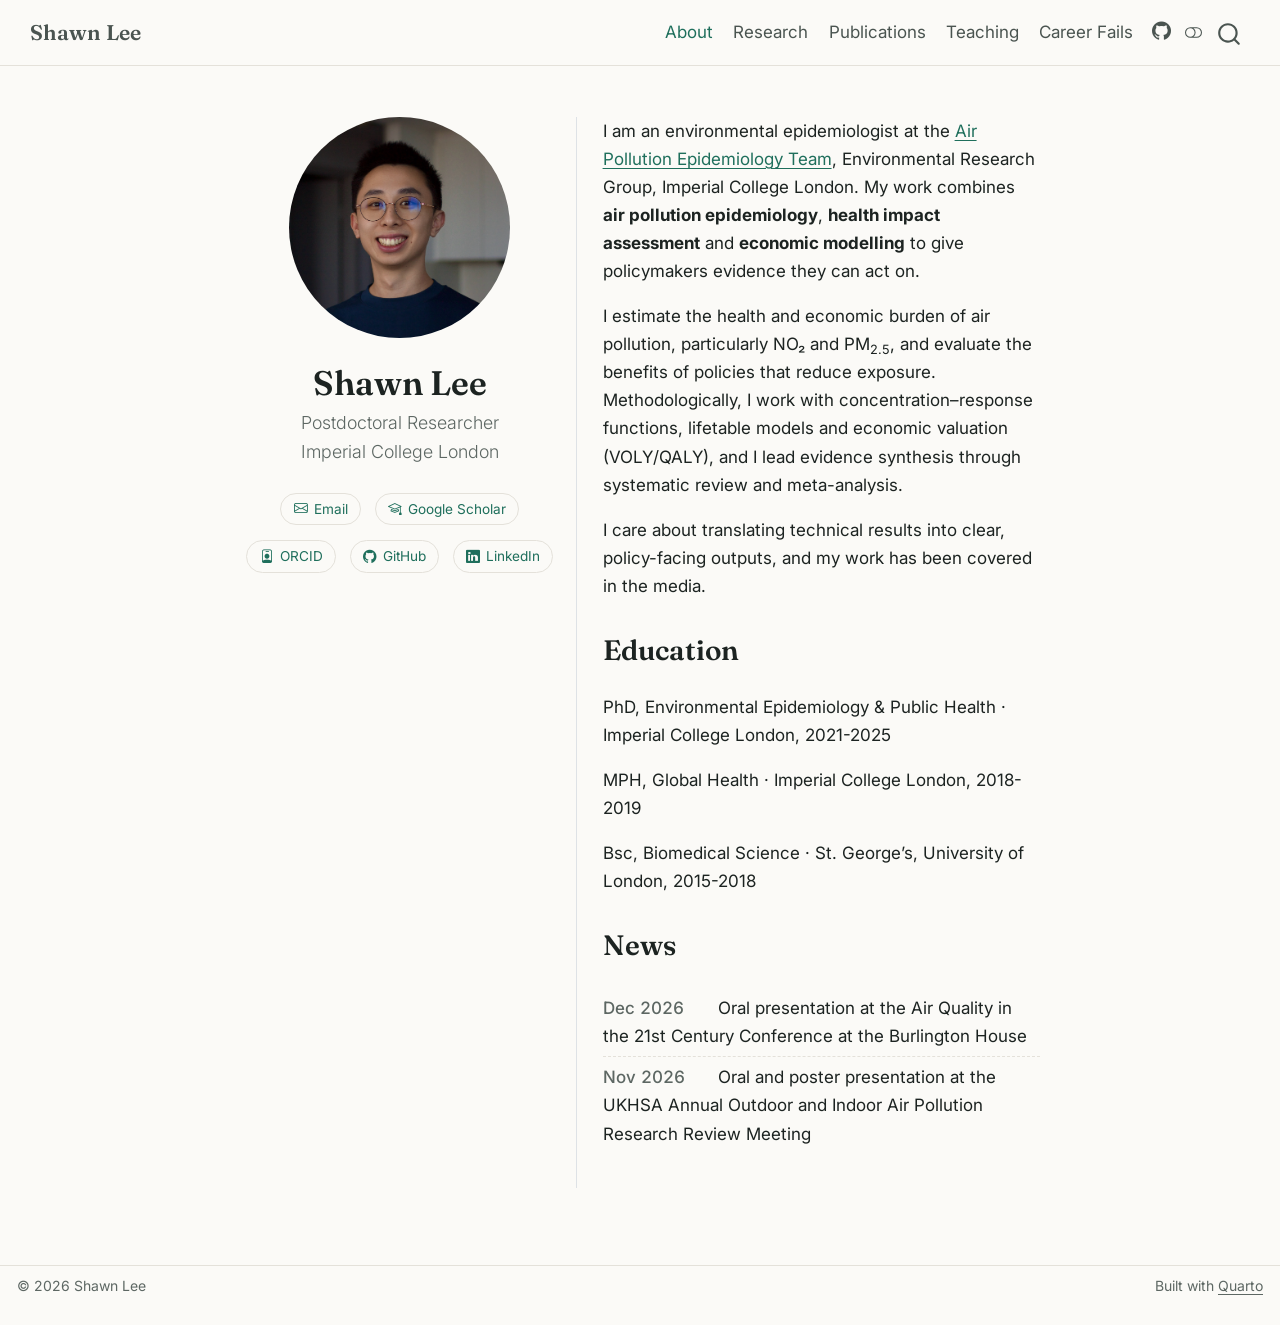
<file: index.html>
<!DOCTYPE html>
<html xmlns="http://www.w3.org/1999/xhtml" lang="en" xml:lang="en"><head>

<meta charset="utf-8">
<meta name="generator" content="quarto-1.10.19">

<meta name="viewport" content="width=device-width, initial-scale=1.0, user-scalable=yes">


<title>Shawn Lee</title>
<style>
/* Default styles provided by pandoc.
** See https://pandoc.org/MANUAL.html#variables-for-html for config info.
*/
span.smallcaps{font-variant: small-caps;}
div.columns{display: flex; gap: 1.5em;}
div.column{flex: auto;}
@media screen {
div.columns{gap: min(4vw, 1.5em);}
div.column{overflow-x: auto;}
}
div.hanging-indent{margin-left: 1.5em; text-indent: -1.5em;}
ul.task-list{list-style: none;}
ul.task-list li input[type="checkbox"] {
  width: 0.8em;
  margin: 0 0.8em 0.2em -1em; /* quarto-specific, see https://github.com/quarto-dev/quarto-cli/issues/4556 */ 
  vertical-align: middle;
}
</style>


<script src="site_libs/quarto-nav/quarto-nav.js"></script>
<script src="site_libs/quarto-nav/headroom.min.js"></script>
<script src="site_libs/clipboard/clipboard.min.js"></script>
<script src="site_libs/quarto-search/autocomplete.umd.js"></script>
<script src="site_libs/quarto-search/fuse.min.js"></script>
<script src="site_libs/quarto-search/quarto-search.js"></script>
<meta name="quarto:offset" content="./">
<link href="./images/favicon.png" rel="icon" type="image/png">
<script src="site_libs/quarto-html/quarto.js" type="module"></script>
<script src="site_libs/quarto-html/tabsets/tabsets.js" type="module"></script>
<script src="site_libs/quarto-html/popper.min.js"></script>
<script src="site_libs/quarto-html/tippy.umd.min.js"></script>
<link href="site_libs/quarto-html/tippy.css" rel="stylesheet">
<link href="site_libs/quarto-html/quarto-syntax-highlighting-bf27225e3a48a9273f3daa8f8e829971.css" rel="stylesheet" class="quarto-color-scheme" id="quarto-text-highlighting-styles">
<link href="site_libs/quarto-html/quarto-syntax-highlighting-dark-b626d73c4c936ccc3cb08be7d45d1df6.css" rel="stylesheet" class="quarto-color-scheme quarto-color-alternate" id="quarto-text-highlighting-styles">
<link href="site_libs/quarto-html/quarto-syntax-highlighting-bf27225e3a48a9273f3daa8f8e829971.css" rel="stylesheet" class="quarto-color-scheme-extra" id="quarto-text-highlighting-styles">
<script src="site_libs/bootstrap/bootstrap.min.js"></script>
<link href="site_libs/bootstrap/bootstrap-icons.css" rel="stylesheet">
<link href="site_libs/bootstrap/bootstrap-cb94be2bd8a63cecedf372023cf067a2.min.css" rel="stylesheet" append-hash="true" class="quarto-color-scheme" id="quarto-bootstrap" data-mode="light">
<link href="site_libs/bootstrap/bootstrap-dark-f17d8e21d4131afe831139a7eb4fc693.min.css" rel="stylesheet" append-hash="true" class="quarto-color-scheme quarto-color-alternate" id="quarto-bootstrap" data-mode="dark">
<link href="site_libs/bootstrap/bootstrap-cb94be2bd8a63cecedf372023cf067a2.min.css" rel="stylesheet" append-hash="true" class="quarto-color-scheme-extra" id="quarto-bootstrap" data-mode="light">
<script id="quarto-search-options" type="application/json">{
  "location": "navbar",
  "copy-button": false,
  "collapse-after": 3,
  "panel-placement": "end",
  "type": "overlay",
  "limit": 50,
  "keyboard-shortcut": [
    "f",
    "/",
    "s"
  ],
  "show-item-context": false,
  "language": {
    "search-no-results-text": "No results",
    "search-matching-documents-text": "matching documents",
    "search-copy-link-title": "Copy link to search",
    "search-hide-matches-text": "Hide additional matches",
    "search-more-match-text": "more match in this document",
    "search-more-matches-text": "more matches in this document",
    "search-clear-button-title": "Clear",
    "search-text-placeholder": "",
    "search-detached-cancel-button-title": "Cancel",
    "search-submit-button-title": "Submit",
    "search-label": "Search"
  }
}</script>
<style>html{ scroll-behavior: smooth; }</style>


<link rel="stylesheet" href="styles.css">
</head>

<body class="nav-fixed fullcontent quarto-light"><script id="quarto-html-before-body" type="application/javascript">
    const toggleBodyColorMode = (bsSheetEl) => {
      const mode = bsSheetEl.getAttribute("data-mode");
      const bodyEl = window.document.querySelector("body");
      if (mode === "dark") {
        bodyEl.classList.add("quarto-dark");
        bodyEl.classList.remove("quarto-light");
      } else {
        bodyEl.classList.add("quarto-light");
        bodyEl.classList.remove("quarto-dark");
      }
    }
    const toggleBodyColorPrimary = () => {
      const bsSheetEl = window.document.querySelector("link#quarto-bootstrap:not([rel=disabled-stylesheet])");
      if (bsSheetEl) {
        toggleBodyColorMode(bsSheetEl);
      }
    }
    const setColorSchemeToggle = (alternate) => {
      const toggles = window.document.querySelectorAll('.quarto-color-scheme-toggle');
      for (let i=0; i < toggles.length; i++) {
        const toggle = toggles[i];
        if (toggle) {
          if (alternate) {
            toggle.classList.add("alternate");
          } else {
            toggle.classList.remove("alternate");
          }
        }
      }
    };
    const toggleColorMode = (alternate) => {
      // Switch the stylesheets
      const primaryStylesheets = window.document.querySelectorAll('link.quarto-color-scheme:not(.quarto-color-alternate)');
      const alternateStylesheets = window.document.querySelectorAll('link.quarto-color-scheme.quarto-color-alternate');
      manageTransitions('#quarto-margin-sidebar .nav-link', false);
      if (alternate) {
        // note: dark is layered on light, we don't disable primary!
        enableStylesheet(alternateStylesheets);
        for (const sheetNode of alternateStylesheets) {
          if (sheetNode.id === "quarto-bootstrap") {
            toggleBodyColorMode(sheetNode);
          }
        }
      } else {
        disableStylesheet(alternateStylesheets);
        enableStylesheet(primaryStylesheets)
        toggleBodyColorPrimary();
      }
      manageTransitions('#quarto-margin-sidebar .nav-link', true);
      // Switch the toggles
      setColorSchemeToggle(alternate)
      // Hack to workaround the fact that safari doesn't
      // properly recolor the scrollbar when toggling (#1455)
      if (navigator.userAgent.indexOf('Safari') > 0 && navigator.userAgent.indexOf('Chrome') == -1) {
        manageTransitions("body", false);
        window.scrollTo(0, 1);
        setTimeout(() => {
          window.scrollTo(0, 0);
          manageTransitions("body", true);
        }, 40);
      }
    }
    const disableStylesheet = (stylesheets) => {
      for (let i=0; i < stylesheets.length; i++) {
        const stylesheet = stylesheets[i];
        stylesheet.rel = 'disabled-stylesheet';
      }
    }
    const enableStylesheet = (stylesheets) => {
      for (let i=0; i < stylesheets.length; i++) {
        const stylesheet = stylesheets[i];
        if(stylesheet.rel !== 'stylesheet') { // for Chrome, which will still FOUC without this check
          stylesheet.rel = 'stylesheet';
        }
      }
    }
    const manageTransitions = (selector, allowTransitions) => {
      const els = window.document.querySelectorAll(selector);
      for (let i=0; i < els.length; i++) {
        const el = els[i];
        if (allowTransitions) {
          el.classList.remove('notransition');
        } else {
          el.classList.add('notransition');
        }
      }
    }
    const isFileUrl = () => {
      return window.location.protocol === 'file:';
    }
    const hasAlternateSentinel = () => {
      let styleSentinel = getColorSchemeSentinel();
      if (styleSentinel !== null) {
        return styleSentinel === "alternate";
      } else {
        return false;
      }
    }
    const setStyleSentinel = (alternate) => {
      const value = alternate ? "alternate" : "default";
      if (!isFileUrl()) {
        window.localStorage.setItem("quarto-color-scheme", value);
      } else {
        localAlternateSentinel = value;
      }
    }
    const getColorSchemeSentinel = () => {
      if (!isFileUrl()) {
        const storageValue = window.localStorage.getItem("quarto-color-scheme");
        return storageValue != null ? storageValue : localAlternateSentinel;
      } else {
        return localAlternateSentinel;
      }
    }
    const toggleGiscusIfUsed = (isAlternate, darkModeDefault) => {
      const baseTheme = document.querySelector('#giscus-base-theme')?.value ?? 'light';
      const alternateTheme = document.querySelector('#giscus-alt-theme')?.value ?? 'dark';
      let newTheme = '';
      if(authorPrefersDark) {
        newTheme = isAlternate ? baseTheme : alternateTheme;
      } else {
        newTheme = isAlternate ? alternateTheme : baseTheme;
      }
      const changeGiscusTheme = () => {
        // From: https://github.com/giscus/giscus/issues/336
        const sendMessage = (message) => {
          const iframe = document.querySelector('iframe.giscus-frame');
          if (!iframe) return;
          iframe.contentWindow.postMessage({ giscus: message }, 'https://giscus.app');
        }
        sendMessage({
          setConfig: {
            theme: newTheme
          }
        });
      }
      const isGiscussLoaded = window.document.querySelector('iframe.giscus-frame') !== null;
      if (isGiscussLoaded) {
        changeGiscusTheme();
      }
    };
    const authorPrefersDark = false;
    const queryPrefersDark = window.matchMedia('(prefers-color-scheme: dark)');
    const darkModeDefault = queryPrefersDark.matches;
      document.querySelector('link#quarto-text-highlighting-styles.quarto-color-scheme-extra').rel = 'disabled-stylesheet';
      document.querySelector('link#quarto-bootstrap.quarto-color-scheme-extra').rel = 'disabled-stylesheet';
    let localAlternateSentinel = darkModeDefault ? 'alternate' : 'default';
    // Dark / light mode switch
    window.quartoToggleColorScheme = () => {
      // Read the current dark / light value
      let toAlternate = !hasAlternateSentinel();
      toggleColorMode(toAlternate);
      setStyleSentinel(toAlternate);
      toggleGiscusIfUsed(toAlternate, darkModeDefault);
      window.dispatchEvent(new Event('resize'));
    };
    queryPrefersDark.addEventListener("change", e => {
      if(window.localStorage.getItem("quarto-color-scheme") !== null)
        return;
      const alternate = e.matches
      toggleColorMode(alternate);
      localAlternateSentinel = e.matches ? 'alternate' : 'default'; // this is used alongside local storage!
      toggleGiscusIfUsed(alternate, darkModeDefault);
    });
    // Switch to dark mode if need be
    if (hasAlternateSentinel()) {
      toggleColorMode(true);
    } else {
      toggleColorMode(false);
    }
  </script>

<div id="quarto-search-results"></div>
  <header id="quarto-header" class="headroom fixed-top">
    <nav class="navbar navbar-expand-lg " data-bs-theme="dark">
      <div class="navbar-container container-fluid">
      <div class="navbar-brand-container mx-auto">
    <a class="navbar-brand" href="./index.html">
    <span class="navbar-title">Shawn Lee</span>
    </a>
  </div>
            <div id="quarto-search" class="" title="Search"></div>
          <button class="navbar-toggler" type="button" data-bs-toggle="collapse" data-bs-target="#navbarCollapse" aria-controls="navbarCollapse" role="menu" aria-expanded="false" aria-label="Toggle navigation" onclick="if (window.quartoToggleHeadroom) { window.quartoToggleHeadroom(); }">
  <span class="navbar-toggler-icon"></span>
</button>
          <div class="collapse navbar-collapse" id="navbarCollapse">
            <ul class="navbar-nav navbar-nav-scroll ms-auto">
  <li class="nav-item">
    <a class="nav-link active" href="./index.html" aria-current="page"> 
<span class="menu-text">About</span></a>
  </li>  
  <li class="nav-item">
    <a class="nav-link" href="./research.html"> 
<span class="menu-text">Research</span></a>
  </li>  
  <li class="nav-item">
    <a class="nav-link" href="./publications.html"> 
<span class="menu-text">Publications</span></a>
  </li>  
  <li class="nav-item">
    <a class="nav-link" href="./teaching.html"> 
<span class="menu-text">Teaching</span></a>
  </li>  
  <li class="nav-item">
    <a class="nav-link" href="./failures.html"> 
<span class="menu-text">Career Fails</span></a>
  </li>  
  <li class="nav-item compact">
    <a class="nav-link" href="https://github.com/syclee21"> <i class="bi bi-github" role="img" aria-label="GitHub">
</i> 
<span class="menu-text"></span></a>
  </li>  
</ul>
          </div> <!-- /navcollapse -->
            <div class="quarto-navbar-tools">
  <a href="" class="quarto-color-scheme-toggle quarto-navigation-tool  px-1" onclick="window.quartoToggleColorScheme(); return false;" title="Toggle dark mode"><i class="bi"></i></a>
</div>
      </div> <!-- /container-fluid -->
    </nav>
</header>
<!-- content -->
<div id="quarto-content" class="quarto-container page-columns page-rows-contents page-layout-article page-navbar">
<!-- sidebar -->
<!-- margin-sidebar -->
    
<!-- main -->
<div class="quarto-about-trestles">
  <div class="about-entity">
    <img src="images/profile.JPG" class="about-image
  round " style="height: 13em; width: 13em;">
<header id="title-block-header" class="quarto-title-block default">
<div class="quarto-title">
<h1 class="title">Shawn Lee</h1>
<p class="subtitle lead">Postdoctoral Researcher<br>Imperial College London</p>
</div>
<div class="quarto-title-meta">
  </div>
</header>
    <div class="about-links">
  <a href="mailto:shawn.lee@imperial.ac.uk" class="about-link" rel="" target="">
    <i class="bi bi-envelope"></i>
     <span class="about-link-text">Email</span>
  </a>
  <a href="https://scholar.google.com/citations?user=DFO69LMAAAAJ&amp;hl=en&amp;citsig=ACUpqDe0DrNchow_WkvmPDCdDnY9" class="about-link" rel="" target="">
    <i class="bi bi-mortarboard"></i>
     <span class="about-link-text">Google Scholar</span>
  </a>
  <a href="https://orcid.org/0000-0002-8830-7044" class="about-link" rel="" target="">
    <i class="bi bi-person-badge"></i>
     <span class="about-link-text">ORCID</span>
  </a>
  <a href="https://github.com/syclee21" class="about-link" rel="" target="">
    <i class="bi bi-github"></i>
     <span class="about-link-text">GitHub</span>
  </a>
  <a href="https://www.linkedin.com/in/leesyc/" class="about-link" rel="" target="">
    <i class="bi bi-linkedin"></i>
     <span class="about-link-text">LinkedIn</span>
  </a>
</div>
  </div>
  <div class="about-contents"><main class="content" id="quarto-document-content">

<p>I am an environmental epidemiologist at the <a href="https://www.imperial.ac.uk/school-public-health/environmental-research-group/research/air-pollution-epidemiology/">Air Pollution Epidemiology Team</a>, Environmental Research Group, Imperial College London. My work combines <strong>air pollution epidemiology</strong>, <strong>health impact assessment</strong> and <strong>economic modelling</strong> to give policymakers evidence they can act on.</p>
<p>I estimate the health and economic burden of air pollution, particularly NO₂ and PM<sub>2.5</sub>, and evaluate the benefits of policies that reduce exposure. Methodologically, I work with concentration–response functions, lifetable models and economic valuation (VOLY/QALY), and I lead evidence synthesis through systematic review and meta-analysis.</p>
<p>I care about translating technical results into clear, policy-facing outputs, and my work has been covered in the media.</p>
<section id="education" class="level2">
<h2 data-anchor-id="education">Education</h2>
<p>PhD, Environmental Epidemiology &amp; Public Health · Imperial College London, 2021-2025</p>
<p>MPH, Global Health · Imperial College London, 2018-2019</p>
<p>Bsc, Biomedical Science · St.&nbsp;George’s, University of London, 2015-2018</p>
</section>
<section id="news" class="level2">
<h2 data-anchor-id="news">News</h2>
<div class="news">
<ul>
<li><strong>Dec 2026</strong> Oral presentation at the Air Quality in the 21st Century Conference at the Burlington House</li>
<li><strong>Nov 2026</strong> Oral and poster presentation at the UKHSA Annual Outdoor and Indoor Air Pollution Research Review Meeting</li>
</ul>
</div>


</section>
</main></div>
</div>
 <!-- /main -->
<script id="quarto-html-after-body" type="application/javascript">
  window.document.addEventListener("DOMContentLoaded", function (event) {
    // Ensure there is a toggle, if there isn't float one in the top right
    if (window.document.querySelector('.quarto-color-scheme-toggle') === null) {
      const a = window.document.createElement('a');
      a.classList.add('top-right');
      a.classList.add('quarto-color-scheme-toggle');
      a.href = "";
      a.onclick = function() { try { window.quartoToggleColorScheme(); } catch {} return false; };
      const i = window.document.createElement("i");
      i.classList.add('bi');
      a.appendChild(i);
      window.document.body.appendChild(a);
    }
    setColorSchemeToggle(hasAlternateSentinel())
    const isCodeAnnotation = (el) => {
      for (const clz of el.classList) {
        if (clz.startsWith('code-annotation-')) {                     
          return true;
        }
      }
      return false;
    }
    const onCopySuccess = function(e) {
      // button target
      const button = e.trigger;
      // don't keep focus
      button.blur();
      // flash "checked"
      button.classList.add('code-copy-button-checked');
      var currentTitle = button.getAttribute("title");
      button.setAttribute("title", "Copied!");
      let tooltip;
      if (window.bootstrap) {
        button.setAttribute("data-bs-toggle", "tooltip");
        button.setAttribute("data-bs-placement", "left");
        button.setAttribute("data-bs-title", "Copied!");
        tooltip = new bootstrap.Tooltip(button, 
          { trigger: "manual", 
            customClass: "code-copy-button-tooltip",
            offset: [0, -8]});
        tooltip.show();    
      }
      setTimeout(function() {
        if (tooltip) {
          tooltip.hide();
          button.removeAttribute("data-bs-title");
          button.removeAttribute("data-bs-toggle");
          button.removeAttribute("data-bs-placement");
        }
        button.setAttribute("title", currentTitle);
        button.classList.remove('code-copy-button-checked');
      }, 1000);
      // clear code selection
      e.clearSelection();
    }
    const getTextToCopy = function(trigger) {
      const outerScaffold = trigger.parentElement.cloneNode(true);
      const codeEl = outerScaffold.querySelector('code');
      for (const childEl of codeEl.children) {
        if (isCodeAnnotation(childEl)) {
          childEl.remove();
        }
      }
      return codeEl.innerText;
    }
    const clipboard = new window.ClipboardJS('.code-copy-button:not([data-in-quarto-modal])', {
      text: getTextToCopy
    });
    clipboard.on('success', onCopySuccess);
    if (window.document.getElementById('quarto-embedded-source-code-modal')) {
      const clipboardModal = new window.ClipboardJS('.code-copy-button[data-in-quarto-modal]', {
        text: getTextToCopy,
        container: window.document.getElementById('quarto-embedded-source-code-modal')
      });
      clipboardModal.on('success', onCopySuccess);
    }
      var localhostRegex = new RegExp(/^(?:http|https):\/\/localhost\:?[0-9]*\//);
      var mailtoRegex = new RegExp(/^mailto:/);
        var filterRegex = new RegExp("https:\/\/syclee21\.github\.io");
      var isInternal = (href) => {
          return filterRegex.test(href) || localhostRegex.test(href) || mailtoRegex.test(href);
      }
      // Inspect non-navigation links and adorn them if external
     var links = window.document.querySelectorAll('a[href]:not(.nav-link):not(.navbar-brand):not(.toc-action):not(.sidebar-link):not(.sidebar-item-toggle):not(.pagination-link):not(.no-external):not([aria-hidden]):not(.dropdown-item):not(.quarto-navigation-tool):not(.about-link)');
      for (var i=0; i<links.length; i++) {
        const link = links[i];
        if (!isInternal(link.href)) {
          // undo the damage that might have been done by quarto-nav.js in the case of
          // links that we want to consider external
          if (link.dataset.originalHref !== undefined) {
            link.href = link.dataset.originalHref;
          }
            // target, if specified
            link.setAttribute("target", "_blank");
            if (link.getAttribute("rel") === null) {
              link.setAttribute("rel", "noopener");
            }
        }
      }
    function tippyHover(el, contentFn, onTriggerFn, onUntriggerFn) {
      const config = {
        allowHTML: true,
        maxWidth: 500,
        delay: 100,
        arrow: false,
        appendTo: function(el) {
            return el.parentElement;
        },
        interactive: true,
        interactiveBorder: 10,
        theme: 'quarto',
        placement: 'bottom-start',
      };
      if (contentFn) {
        config.content = contentFn;
      }
      if (onTriggerFn) {
        config.onTrigger = onTriggerFn;
      }
      if (onUntriggerFn) {
        config.onUntrigger = onUntriggerFn;
      }
      window.tippy(el, config); 
    }
    const noterefs = window.document.querySelectorAll('a[role="doc-noteref"]');
    for (var i=0; i<noterefs.length; i++) {
      const ref = noterefs[i];
      tippyHover(ref, function() {
        // use id or data attribute instead here
        let href = ref.getAttribute('data-footnote-href') || ref.getAttribute('href');
        try { href = new URL(href).hash; } catch {}
        const id = href.replace(/^#\/?/, "");
        const note = window.document.getElementById(id);
        if (note) {
          return note.innerHTML;
        } else {
          return "";
        }
      });
    }
    const xrefs = window.document.querySelectorAll('a.quarto-xref');
    const processXRef = (id, note) => {
      // Strip column container classes
      const stripColumnClz = (el) => {
        el.classList.remove("page-full", "page-columns");
        if (el.children) {
          for (const child of el.children) {
            stripColumnClz(child);
          }
        }
      }
      stripColumnClz(note)
      if (id === null || id.startsWith('sec-')) {
        // Special case sections, only their first couple elements
        const container = document.createElement("div");
        if (note.children && note.children.length > 2) {
          container.appendChild(note.children[0].cloneNode(true));
          for (let i = 1; i < note.children.length; i++) {
            const child = note.children[i];
            if (child.tagName === "P" && child.innerText === "") {
              continue;
            } else {
              container.appendChild(child.cloneNode(true));
              break;
            }
          }
          if (window.Quarto?.typesetMath) {
            window.Quarto.typesetMath(container);
          }
          return container.innerHTML
        } else {
          if (window.Quarto?.typesetMath) {
            window.Quarto.typesetMath(note);
          }
          return note.innerHTML;
        }
      } else {
        // Remove any anchor links if they are present
        const anchorLink = note.querySelector('a.anchorjs-link');
        if (anchorLink) {
          anchorLink.remove();
        }
        if (window.Quarto?.typesetMath) {
          window.Quarto.typesetMath(note);
        }
        if (note.classList.contains("callout")) {
          return note.outerHTML;
        } else {
          return note.innerHTML;
        }
      }
    }
    for (var i=0; i<xrefs.length; i++) {
      const xref = xrefs[i];
      tippyHover(xref, undefined, function(instance) {
        instance.disable();
        let url = xref.getAttribute('href');
        let hash = undefined; 
        if (url.startsWith('#')) {
          hash = url;
        } else {
          try { hash = new URL(url).hash; } catch {}
        }
        if (hash) {
          const id = hash.replace(/^#\/?/, "");
          const note = window.document.getElementById(id);
          if (note !== null) {
            try {
              const html = processXRef(id, note.cloneNode(true));
              instance.setContent(html);
            } finally {
              instance.enable();
              instance.show();
            }
          } else {
            // See if we can fetch this
            fetch(url.split('#')[0])
            .then(res => res.text())
            .then(html => {
              const parser = new DOMParser();
              const htmlDoc = parser.parseFromString(html, "text/html");
              const note = htmlDoc.getElementById(id);
              if (note !== null) {
                const html = processXRef(id, note);
                instance.setContent(html);
              } 
            }).finally(() => {
              instance.enable();
              instance.show();
            });
          }
        } else {
          // See if we can fetch a full url (with no hash to target)
          // This is a special case and we should probably do some content thinning / targeting
          fetch(url)
          .then(res => res.text())
          .then(html => {
            const parser = new DOMParser();
            const htmlDoc = parser.parseFromString(html, "text/html");
            const note = htmlDoc.querySelector('main.content');
            if (note !== null) {
              // This should only happen for chapter cross references
              // (since there is no id in the URL)
              // remove the first header
              if (note.children.length > 0 && note.children[0].tagName === "HEADER") {
                note.children[0].remove();
              }
              const html = processXRef(null, note);
              instance.setContent(html);
            } 
          }).finally(() => {
            instance.enable();
            instance.show();
          });
        }
      }, function(instance) {
      });
    }
        let selectedAnnoteEl;
        const selectorForAnnotation = ( cell, annotation) => {
          let cellAttr = 'data-code-cell="' + cell + '"';
          let lineAttr = 'data-code-annotation="' +  annotation + '"';
          const selector = 'span[' + cellAttr + '][' + lineAttr + ']';
          return selector;
        }
        const selectCodeLines = (annoteEl) => {
          const doc = window.document;
          const targetCell = annoteEl.getAttribute("data-target-cell");
          const targetAnnotation = annoteEl.getAttribute("data-target-annotation");
          const annoteSpan = window.document.querySelector(selectorForAnnotation(targetCell, targetAnnotation));
          const lines = annoteSpan.getAttribute("data-code-lines").split(",");
          const lineIds = lines.map((line) => {
            return targetCell + "-" + line;
          })
          let top = null;
          let height = null;
          let parent = null;
          if (lineIds.length > 0) {
              //compute the position of the single el (top and bottom and make a div)
              const el = window.document.getElementById(lineIds[0]);
              top = el.offsetTop;
              height = el.offsetHeight;
              parent = el.parentElement.parentElement;
            if (lineIds.length > 1) {
              const lastEl = window.document.getElementById(lineIds[lineIds.length - 1]);
              const bottom = lastEl.offsetTop + lastEl.offsetHeight;
              height = bottom - top;
            }
            if (top !== null && height !== null && parent !== null) {
              // cook up a div (if necessary) and position it 
              let div = window.document.getElementById("code-annotation-line-highlight");
              if (div === null) {
                div = window.document.createElement("div");
                div.setAttribute("id", "code-annotation-line-highlight");
                div.style.position = 'absolute';
                parent.appendChild(div);
              }
              div.style.top = top - 2 + "px";
              div.style.height = height + 4 + "px";
              div.style.left = 0;
              let gutterDiv = window.document.getElementById("code-annotation-line-highlight-gutter");
              if (gutterDiv === null) {
                gutterDiv = window.document.createElement("div");
                gutterDiv.setAttribute("id", "code-annotation-line-highlight-gutter");
                gutterDiv.style.position = 'absolute';
                const codeCell = window.document.getElementById(targetCell);
                const gutter = codeCell.querySelector('.code-annotation-gutter');
                gutter.appendChild(gutterDiv);
              }
              gutterDiv.style.top = top - 2 + "px";
              gutterDiv.style.height = height + 4 + "px";
            }
            selectedAnnoteEl = annoteEl;
          }
        };
        const unselectCodeLines = () => {
          const elementsIds = ["code-annotation-line-highlight", "code-annotation-line-highlight-gutter"];
          elementsIds.forEach((elId) => {
            const div = window.document.getElementById(elId);
            if (div) {
              div.remove();
            }
          });
          selectedAnnoteEl = undefined;
        };
          // Handle positioning of the toggle
      window.addEventListener(
        "resize",
        throttle(() => {
          elRect = undefined;
          if (selectedAnnoteEl) {
            selectCodeLines(selectedAnnoteEl);
          }
        }, 10)
      );
      function throttle(fn, ms) {
      let throttle = false;
      let timer;
        return (...args) => {
          if(!throttle) { // first call gets through
              fn.apply(this, args);
              throttle = true;
          } else { // all the others get throttled
              if(timer) clearTimeout(timer); // cancel #2
              timer = setTimeout(() => {
                fn.apply(this, args);
                timer = throttle = false;
              }, ms);
          }
        };
      }
        // Attach click handler to the DT
        const annoteDls = window.document.querySelectorAll('dt[data-target-cell]');
        for (const annoteDlNode of annoteDls) {
          annoteDlNode.addEventListener('click', (event) => {
            const clickedEl = event.target;
            if (clickedEl !== selectedAnnoteEl) {
              unselectCodeLines();
              const activeEl = window.document.querySelector('dt[data-target-cell].code-annotation-active');
              if (activeEl) {
                activeEl.classList.remove('code-annotation-active');
              }
              selectCodeLines(clickedEl);
              clickedEl.classList.add('code-annotation-active');
            } else {
              // Unselect the line
              unselectCodeLines();
              clickedEl.classList.remove('code-annotation-active');
            }
          });
        }
    const findCites = (el) => {
      const parentEl = el.parentElement;
      if (parentEl) {
        const cites = parentEl.dataset.cites;
        if (cites) {
          return {
            el,
            cites: cites.split(' ')
          };
        } else {
          return findCites(el.parentElement)
        }
      } else {
        return undefined;
      }
    };
    var bibliorefs = window.document.querySelectorAll('a[role="doc-biblioref"]');
    for (var i=0; i<bibliorefs.length; i++) {
      const ref = bibliorefs[i];
      const citeInfo = findCites(ref);
      if (citeInfo) {
        tippyHover(citeInfo.el, function() {
          var popup = window.document.createElement('div');
          citeInfo.cites.forEach(function(cite) {
            var citeDiv = window.document.createElement('div');
            citeDiv.classList.add('hanging-indent');
            citeDiv.classList.add('csl-entry');
            var biblioDiv = window.document.getElementById('ref-' + cite);
            if (biblioDiv) {
              citeDiv.innerHTML = biblioDiv.innerHTML;
            }
            popup.appendChild(citeDiv);
          });
          return popup.innerHTML;
        });
      }
    }
  });
  </script>
</div> <!-- /content -->
<footer class="footer">
  <div class="nav-footer">
    <div class="nav-footer-left">
<p>© 2026 Shawn Lee</p>
</div>   
    <div class="nav-footer-center">
      &nbsp;
    </div>
    <div class="nav-footer-right">
<p>Built with <a href="https://quarto.org/">Quarto</a></p>
</div>
  </div>
</footer>




<script src="site_libs/quarto-html/zenscroll-min.js"></script>
</body></html>
</file>
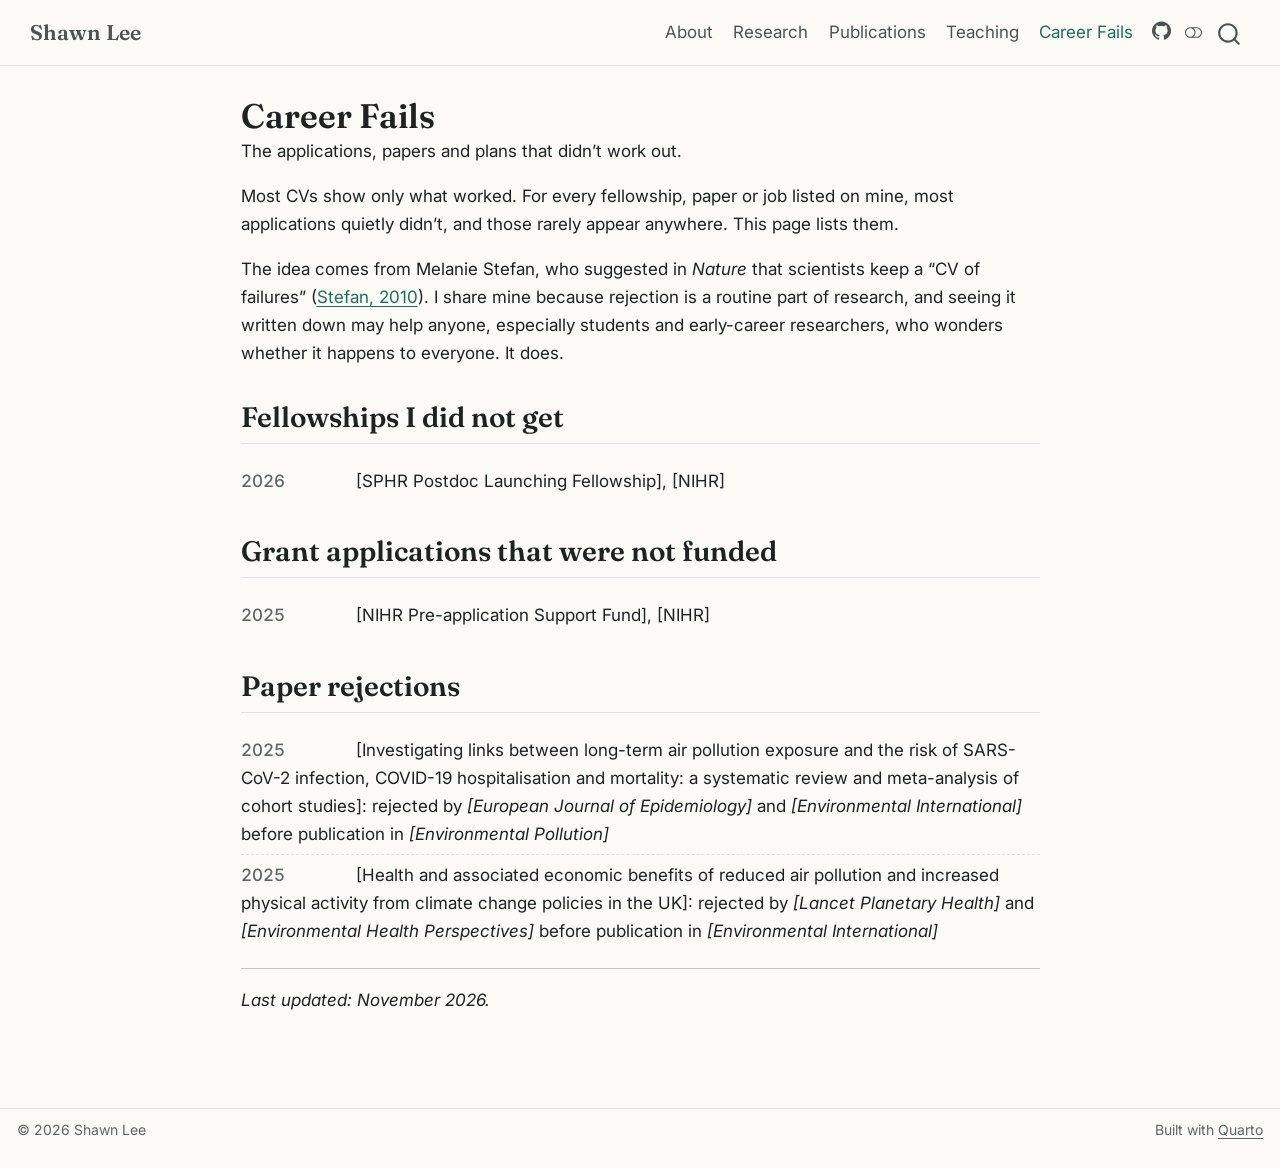
<file: failures.html>
<!DOCTYPE html>
<html xmlns="http://www.w3.org/1999/xhtml" lang="en" xml:lang="en"><head>

<meta charset="utf-8">
<meta name="generator" content="quarto-1.10.19">

<meta name="viewport" content="width=device-width, initial-scale=1.0, user-scalable=yes">

<meta name="description" content="The applications, papers and plans that didn’t work out.">

<title>Career Fails – Shawn Lee</title>
<style>
/* Default styles provided by pandoc.
** See https://pandoc.org/MANUAL.html#variables-for-html for config info.
*/
span.smallcaps{font-variant: small-caps;}
div.columns{display: flex; gap: 1.5em;}
div.column{flex: auto;}
@media screen {
div.columns{gap: min(4vw, 1.5em);}
div.column{overflow-x: auto;}
}
div.hanging-indent{margin-left: 1.5em; text-indent: -1.5em;}
ul.task-list{list-style: none;}
ul.task-list li input[type="checkbox"] {
  width: 0.8em;
  margin: 0 0.8em 0.2em -1em; /* quarto-specific, see https://github.com/quarto-dev/quarto-cli/issues/4556 */ 
  vertical-align: middle;
}
</style>


<script src="site_libs/quarto-nav/quarto-nav.js"></script>
<script src="site_libs/quarto-nav/headroom.min.js"></script>
<script src="site_libs/clipboard/clipboard.min.js"></script>
<script src="site_libs/quarto-search/autocomplete.umd.js"></script>
<script src="site_libs/quarto-search/fuse.min.js"></script>
<script src="site_libs/quarto-search/quarto-search.js"></script>
<meta name="quarto:offset" content="./">
<link href="./images/favicon.png" rel="icon" type="image/png">
<script src="site_libs/quarto-html/quarto.js" type="module"></script>
<script src="site_libs/quarto-html/tabsets/tabsets.js" type="module"></script>
<script src="site_libs/quarto-html/popper.min.js"></script>
<script src="site_libs/quarto-html/tippy.umd.min.js"></script>
<script src="site_libs/quarto-html/anchor.min.js"></script>
<link href="site_libs/quarto-html/tippy.css" rel="stylesheet">
<link href="site_libs/quarto-html/quarto-syntax-highlighting-bf27225e3a48a9273f3daa8f8e829971.css" rel="stylesheet" class="quarto-color-scheme" id="quarto-text-highlighting-styles">
<link href="site_libs/quarto-html/quarto-syntax-highlighting-dark-b626d73c4c936ccc3cb08be7d45d1df6.css" rel="stylesheet" class="quarto-color-scheme quarto-color-alternate" id="quarto-text-highlighting-styles">
<link href="site_libs/quarto-html/quarto-syntax-highlighting-bf27225e3a48a9273f3daa8f8e829971.css" rel="stylesheet" class="quarto-color-scheme-extra" id="quarto-text-highlighting-styles">
<script src="site_libs/bootstrap/bootstrap.min.js"></script>
<link href="site_libs/bootstrap/bootstrap-icons.css" rel="stylesheet">
<link href="site_libs/bootstrap/bootstrap-cb94be2bd8a63cecedf372023cf067a2.min.css" rel="stylesheet" append-hash="true" class="quarto-color-scheme" id="quarto-bootstrap" data-mode="light">
<link href="site_libs/bootstrap/bootstrap-dark-f17d8e21d4131afe831139a7eb4fc693.min.css" rel="stylesheet" append-hash="true" class="quarto-color-scheme quarto-color-alternate" id="quarto-bootstrap" data-mode="dark">
<link href="site_libs/bootstrap/bootstrap-cb94be2bd8a63cecedf372023cf067a2.min.css" rel="stylesheet" append-hash="true" class="quarto-color-scheme-extra" id="quarto-bootstrap" data-mode="light">
<script id="quarto-search-options" type="application/json">{
  "location": "navbar",
  "copy-button": false,
  "collapse-after": 3,
  "panel-placement": "end",
  "type": "overlay",
  "limit": 50,
  "keyboard-shortcut": [
    "f",
    "/",
    "s"
  ],
  "show-item-context": false,
  "language": {
    "search-no-results-text": "No results",
    "search-matching-documents-text": "matching documents",
    "search-copy-link-title": "Copy link to search",
    "search-hide-matches-text": "Hide additional matches",
    "search-more-match-text": "more match in this document",
    "search-more-matches-text": "more matches in this document",
    "search-clear-button-title": "Clear",
    "search-text-placeholder": "",
    "search-detached-cancel-button-title": "Cancel",
    "search-submit-button-title": "Submit",
    "search-label": "Search"
  }
}</script>
<style>html{ scroll-behavior: smooth; }</style>


<link rel="stylesheet" href="styles.css">
</head>

<body class="nav-fixed fullcontent quarto-light"><script id="quarto-html-before-body" type="application/javascript">
    const toggleBodyColorMode = (bsSheetEl) => {
      const mode = bsSheetEl.getAttribute("data-mode");
      const bodyEl = window.document.querySelector("body");
      if (mode === "dark") {
        bodyEl.classList.add("quarto-dark");
        bodyEl.classList.remove("quarto-light");
      } else {
        bodyEl.classList.add("quarto-light");
        bodyEl.classList.remove("quarto-dark");
      }
    }
    const toggleBodyColorPrimary = () => {
      const bsSheetEl = window.document.querySelector("link#quarto-bootstrap:not([rel=disabled-stylesheet])");
      if (bsSheetEl) {
        toggleBodyColorMode(bsSheetEl);
      }
    }
    const setColorSchemeToggle = (alternate) => {
      const toggles = window.document.querySelectorAll('.quarto-color-scheme-toggle');
      for (let i=0; i < toggles.length; i++) {
        const toggle = toggles[i];
        if (toggle) {
          if (alternate) {
            toggle.classList.add("alternate");
          } else {
            toggle.classList.remove("alternate");
          }
        }
      }
    };
    const toggleColorMode = (alternate) => {
      // Switch the stylesheets
      const primaryStylesheets = window.document.querySelectorAll('link.quarto-color-scheme:not(.quarto-color-alternate)');
      const alternateStylesheets = window.document.querySelectorAll('link.quarto-color-scheme.quarto-color-alternate');
      manageTransitions('#quarto-margin-sidebar .nav-link', false);
      if (alternate) {
        // note: dark is layered on light, we don't disable primary!
        enableStylesheet(alternateStylesheets);
        for (const sheetNode of alternateStylesheets) {
          if (sheetNode.id === "quarto-bootstrap") {
            toggleBodyColorMode(sheetNode);
          }
        }
      } else {
        disableStylesheet(alternateStylesheets);
        enableStylesheet(primaryStylesheets)
        toggleBodyColorPrimary();
      }
      manageTransitions('#quarto-margin-sidebar .nav-link', true);
      // Switch the toggles
      setColorSchemeToggle(alternate)
      // Hack to workaround the fact that safari doesn't
      // properly recolor the scrollbar when toggling (#1455)
      if (navigator.userAgent.indexOf('Safari') > 0 && navigator.userAgent.indexOf('Chrome') == -1) {
        manageTransitions("body", false);
        window.scrollTo(0, 1);
        setTimeout(() => {
          window.scrollTo(0, 0);
          manageTransitions("body", true);
        }, 40);
      }
    }
    const disableStylesheet = (stylesheets) => {
      for (let i=0; i < stylesheets.length; i++) {
        const stylesheet = stylesheets[i];
        stylesheet.rel = 'disabled-stylesheet';
      }
    }
    const enableStylesheet = (stylesheets) => {
      for (let i=0; i < stylesheets.length; i++) {
        const stylesheet = stylesheets[i];
        if(stylesheet.rel !== 'stylesheet') { // for Chrome, which will still FOUC without this check
          stylesheet.rel = 'stylesheet';
        }
      }
    }
    const manageTransitions = (selector, allowTransitions) => {
      const els = window.document.querySelectorAll(selector);
      for (let i=0; i < els.length; i++) {
        const el = els[i];
        if (allowTransitions) {
          el.classList.remove('notransition');
        } else {
          el.classList.add('notransition');
        }
      }
    }
    const isFileUrl = () => {
      return window.location.protocol === 'file:';
    }
    const hasAlternateSentinel = () => {
      let styleSentinel = getColorSchemeSentinel();
      if (styleSentinel !== null) {
        return styleSentinel === "alternate";
      } else {
        return false;
      }
    }
    const setStyleSentinel = (alternate) => {
      const value = alternate ? "alternate" : "default";
      if (!isFileUrl()) {
        window.localStorage.setItem("quarto-color-scheme", value);
      } else {
        localAlternateSentinel = value;
      }
    }
    const getColorSchemeSentinel = () => {
      if (!isFileUrl()) {
        const storageValue = window.localStorage.getItem("quarto-color-scheme");
        return storageValue != null ? storageValue : localAlternateSentinel;
      } else {
        return localAlternateSentinel;
      }
    }
    const toggleGiscusIfUsed = (isAlternate, darkModeDefault) => {
      const baseTheme = document.querySelector('#giscus-base-theme')?.value ?? 'light';
      const alternateTheme = document.querySelector('#giscus-alt-theme')?.value ?? 'dark';
      let newTheme = '';
      if(authorPrefersDark) {
        newTheme = isAlternate ? baseTheme : alternateTheme;
      } else {
        newTheme = isAlternate ? alternateTheme : baseTheme;
      }
      const changeGiscusTheme = () => {
        // From: https://github.com/giscus/giscus/issues/336
        const sendMessage = (message) => {
          const iframe = document.querySelector('iframe.giscus-frame');
          if (!iframe) return;
          iframe.contentWindow.postMessage({ giscus: message }, 'https://giscus.app');
        }
        sendMessage({
          setConfig: {
            theme: newTheme
          }
        });
      }
      const isGiscussLoaded = window.document.querySelector('iframe.giscus-frame') !== null;
      if (isGiscussLoaded) {
        changeGiscusTheme();
      }
    };
    const authorPrefersDark = false;
    const queryPrefersDark = window.matchMedia('(prefers-color-scheme: dark)');
    const darkModeDefault = queryPrefersDark.matches;
      document.querySelector('link#quarto-text-highlighting-styles.quarto-color-scheme-extra').rel = 'disabled-stylesheet';
      document.querySelector('link#quarto-bootstrap.quarto-color-scheme-extra').rel = 'disabled-stylesheet';
    let localAlternateSentinel = darkModeDefault ? 'alternate' : 'default';
    // Dark / light mode switch
    window.quartoToggleColorScheme = () => {
      // Read the current dark / light value
      let toAlternate = !hasAlternateSentinel();
      toggleColorMode(toAlternate);
      setStyleSentinel(toAlternate);
      toggleGiscusIfUsed(toAlternate, darkModeDefault);
      window.dispatchEvent(new Event('resize'));
    };
    queryPrefersDark.addEventListener("change", e => {
      if(window.localStorage.getItem("quarto-color-scheme") !== null)
        return;
      const alternate = e.matches
      toggleColorMode(alternate);
      localAlternateSentinel = e.matches ? 'alternate' : 'default'; // this is used alongside local storage!
      toggleGiscusIfUsed(alternate, darkModeDefault);
    });
    // Switch to dark mode if need be
    if (hasAlternateSentinel()) {
      toggleColorMode(true);
    } else {
      toggleColorMode(false);
    }
  </script>

<div id="quarto-search-results"></div>
  <header id="quarto-header" class="headroom fixed-top">
    <nav class="navbar navbar-expand-lg " data-bs-theme="dark">
      <div class="navbar-container container-fluid">
      <div class="navbar-brand-container mx-auto">
    <a class="navbar-brand" href="./index.html">
    <span class="navbar-title">Shawn Lee</span>
    </a>
  </div>
            <div id="quarto-search" class="" title="Search"></div>
          <button class="navbar-toggler" type="button" data-bs-toggle="collapse" data-bs-target="#navbarCollapse" aria-controls="navbarCollapse" role="menu" aria-expanded="false" aria-label="Toggle navigation" onclick="if (window.quartoToggleHeadroom) { window.quartoToggleHeadroom(); }">
  <span class="navbar-toggler-icon"></span>
</button>
          <div class="collapse navbar-collapse" id="navbarCollapse">
            <ul class="navbar-nav navbar-nav-scroll ms-auto">
  <li class="nav-item">
    <a class="nav-link" href="./index.html"> 
<span class="menu-text">About</span></a>
  </li>  
  <li class="nav-item">
    <a class="nav-link" href="./research.html"> 
<span class="menu-text">Research</span></a>
  </li>  
  <li class="nav-item">
    <a class="nav-link" href="./publications.html"> 
<span class="menu-text">Publications</span></a>
  </li>  
  <li class="nav-item">
    <a class="nav-link" href="./teaching.html"> 
<span class="menu-text">Teaching</span></a>
  </li>  
  <li class="nav-item">
    <a class="nav-link active" href="./failures.html" aria-current="page"> 
<span class="menu-text">Career Fails</span></a>
  </li>  
  <li class="nav-item compact">
    <a class="nav-link" href="https://github.com/syclee21"> <i class="bi bi-github" role="img" aria-label="GitHub">
</i> 
<span class="menu-text"></span></a>
  </li>  
</ul>
          </div> <!-- /navcollapse -->
            <div class="quarto-navbar-tools">
  <a href="" class="quarto-color-scheme-toggle quarto-navigation-tool  px-1" onclick="window.quartoToggleColorScheme(); return false;" title="Toggle dark mode"><i class="bi"></i></a>
</div>
      </div> <!-- /container-fluid -->
    </nav>
</header>
<!-- content -->
<div id="quarto-content" class="quarto-container page-columns page-rows-contents page-layout-article page-navbar">
<!-- sidebar -->
<!-- margin-sidebar -->
    
<!-- main -->
<main class="content" id="quarto-document-content">


<header id="title-block-header" class="quarto-title-block default">
<div class="quarto-title">
<h1 class="title">Career Fails</h1>
</div>

<div>
  <div class="description">
    The applications, papers and plans that didn’t work out.
  </div>
</div>


<div class="quarto-title-meta">

    
  
    
  </div>
  


</header>


<p>Most CVs show only what worked. For every fellowship, paper or job listed on mine, most applications quietly didn’t, and those rarely appear anywhere. This page lists them.</p>
<p>The idea comes from Melanie Stefan, who suggested in <em>Nature</em> that scientists keep a “CV of failures” (<a href="https://doi.org/10.1038/nj7322-467a">Stefan, 2010</a>). I share mine because rejection is a routine part of research, and seeing it written down may help anyone, especially students and early-career researchers, who wonders whether it happens to everyone. It does.</p>
<section id="fellowships-i-did-not-get" class="level2">
<h2 class="anchored" data-anchor-id="fellowships-i-did-not-get">Fellowships I did not get</h2>
<div class="news">
<ul>
<li><strong>2026</strong> [SPHR Postdoc Launching Fellowship], [NIHR]</li>
</ul>
</div>
</section>
<section id="grant-applications-that-were-not-funded" class="level2">
<h2 class="anchored" data-anchor-id="grant-applications-that-were-not-funded">Grant applications that were not funded</h2>
<div class="news">
<ul>
<li><strong>2025</strong> [NIHR Pre-application Support Fund], [NIHR]</li>
</ul>
</div>
</section>
<section id="paper-rejections" class="level2">
<h2 class="anchored" data-anchor-id="paper-rejections">Paper rejections</h2>
<div class="news">
<ul>
<li><strong>2025</strong> [Investigating links between long-term air pollution exposure and the risk of SARS-CoV-2 infection, COVID-19 hospitalisation and mortality: a systematic review and meta-analysis of cohort studies]: rejected by <em>[European Journal of Epidemiology]</em> and <em>[Environmental International]</em> before publication in <em>[Environmental Pollution]</em></li>
<li><strong>2025</strong> [Health and associated economic benefits of reduced air pollution and increased physical activity from climate change policies in the UK]: rejected by <em>[Lancet Planetary Health]</em> and <em>[Environmental Health Perspectives]</em> before publication in <em>[Environmental International]</em></li>
</ul>
</div>
<hr>
<p><em>Last updated: November 2026.</em></p>


</section>

</main> <!-- /main -->
<script id="quarto-html-after-body" type="application/javascript">
  window.document.addEventListener("DOMContentLoaded", function (event) {
    // Ensure there is a toggle, if there isn't float one in the top right
    if (window.document.querySelector('.quarto-color-scheme-toggle') === null) {
      const a = window.document.createElement('a');
      a.classList.add('top-right');
      a.classList.add('quarto-color-scheme-toggle');
      a.href = "";
      a.onclick = function() { try { window.quartoToggleColorScheme(); } catch {} return false; };
      const i = window.document.createElement("i");
      i.classList.add('bi');
      a.appendChild(i);
      window.document.body.appendChild(a);
    }
    setColorSchemeToggle(hasAlternateSentinel())
    const icon = "";
    const anchorJS = new window.AnchorJS();
    anchorJS.options = {
      placement: 'right',
      icon: icon
    };
    anchorJS.add('.anchored');
    const isCodeAnnotation = (el) => {
      for (const clz of el.classList) {
        if (clz.startsWith('code-annotation-')) {                     
          return true;
        }
      }
      return false;
    }
    const onCopySuccess = function(e) {
      // button target
      const button = e.trigger;
      // don't keep focus
      button.blur();
      // flash "checked"
      button.classList.add('code-copy-button-checked');
      var currentTitle = button.getAttribute("title");
      button.setAttribute("title", "Copied!");
      let tooltip;
      if (window.bootstrap) {
        button.setAttribute("data-bs-toggle", "tooltip");
        button.setAttribute("data-bs-placement", "left");
        button.setAttribute("data-bs-title", "Copied!");
        tooltip = new bootstrap.Tooltip(button, 
          { trigger: "manual", 
            customClass: "code-copy-button-tooltip",
            offset: [0, -8]});
        tooltip.show();    
      }
      setTimeout(function() {
        if (tooltip) {
          tooltip.hide();
          button.removeAttribute("data-bs-title");
          button.removeAttribute("data-bs-toggle");
          button.removeAttribute("data-bs-placement");
        }
        button.setAttribute("title", currentTitle);
        button.classList.remove('code-copy-button-checked');
      }, 1000);
      // clear code selection
      e.clearSelection();
    }
    const getTextToCopy = function(trigger) {
      const outerScaffold = trigger.parentElement.cloneNode(true);
      const codeEl = outerScaffold.querySelector('code');
      for (const childEl of codeEl.children) {
        if (isCodeAnnotation(childEl)) {
          childEl.remove();
        }
      }
      return codeEl.innerText;
    }
    const clipboard = new window.ClipboardJS('.code-copy-button:not([data-in-quarto-modal])', {
      text: getTextToCopy
    });
    clipboard.on('success', onCopySuccess);
    if (window.document.getElementById('quarto-embedded-source-code-modal')) {
      const clipboardModal = new window.ClipboardJS('.code-copy-button[data-in-quarto-modal]', {
        text: getTextToCopy,
        container: window.document.getElementById('quarto-embedded-source-code-modal')
      });
      clipboardModal.on('success', onCopySuccess);
    }
      var localhostRegex = new RegExp(/^(?:http|https):\/\/localhost\:?[0-9]*\//);
      var mailtoRegex = new RegExp(/^mailto:/);
        var filterRegex = new RegExp("https:\/\/syclee21\.github\.io");
      var isInternal = (href) => {
          return filterRegex.test(href) || localhostRegex.test(href) || mailtoRegex.test(href);
      }
      // Inspect non-navigation links and adorn them if external
     var links = window.document.querySelectorAll('a[href]:not(.nav-link):not(.navbar-brand):not(.toc-action):not(.sidebar-link):not(.sidebar-item-toggle):not(.pagination-link):not(.no-external):not([aria-hidden]):not(.dropdown-item):not(.quarto-navigation-tool):not(.about-link)');
      for (var i=0; i<links.length; i++) {
        const link = links[i];
        if (!isInternal(link.href)) {
          // undo the damage that might have been done by quarto-nav.js in the case of
          // links that we want to consider external
          if (link.dataset.originalHref !== undefined) {
            link.href = link.dataset.originalHref;
          }
            // target, if specified
            link.setAttribute("target", "_blank");
            if (link.getAttribute("rel") === null) {
              link.setAttribute("rel", "noopener");
            }
        }
      }
    function tippyHover(el, contentFn, onTriggerFn, onUntriggerFn) {
      const config = {
        allowHTML: true,
        maxWidth: 500,
        delay: 100,
        arrow: false,
        appendTo: function(el) {
            return el.parentElement;
        },
        interactive: true,
        interactiveBorder: 10,
        theme: 'quarto',
        placement: 'bottom-start',
      };
      if (contentFn) {
        config.content = contentFn;
      }
      if (onTriggerFn) {
        config.onTrigger = onTriggerFn;
      }
      if (onUntriggerFn) {
        config.onUntrigger = onUntriggerFn;
      }
      window.tippy(el, config); 
    }
    const noterefs = window.document.querySelectorAll('a[role="doc-noteref"]');
    for (var i=0; i<noterefs.length; i++) {
      const ref = noterefs[i];
      tippyHover(ref, function() {
        // use id or data attribute instead here
        let href = ref.getAttribute('data-footnote-href') || ref.getAttribute('href');
        try { href = new URL(href).hash; } catch {}
        const id = href.replace(/^#\/?/, "");
        const note = window.document.getElementById(id);
        if (note) {
          return note.innerHTML;
        } else {
          return "";
        }
      });
    }
    const xrefs = window.document.querySelectorAll('a.quarto-xref');
    const processXRef = (id, note) => {
      // Strip column container classes
      const stripColumnClz = (el) => {
        el.classList.remove("page-full", "page-columns");
        if (el.children) {
          for (const child of el.children) {
            stripColumnClz(child);
          }
        }
      }
      stripColumnClz(note)
      if (id === null || id.startsWith('sec-')) {
        // Special case sections, only their first couple elements
        const container = document.createElement("div");
        if (note.children && note.children.length > 2) {
          container.appendChild(note.children[0].cloneNode(true));
          for (let i = 1; i < note.children.length; i++) {
            const child = note.children[i];
            if (child.tagName === "P" && child.innerText === "") {
              continue;
            } else {
              container.appendChild(child.cloneNode(true));
              break;
            }
          }
          if (window.Quarto?.typesetMath) {
            window.Quarto.typesetMath(container);
          }
          return container.innerHTML
        } else {
          if (window.Quarto?.typesetMath) {
            window.Quarto.typesetMath(note);
          }
          return note.innerHTML;
        }
      } else {
        // Remove any anchor links if they are present
        const anchorLink = note.querySelector('a.anchorjs-link');
        if (anchorLink) {
          anchorLink.remove();
        }
        if (window.Quarto?.typesetMath) {
          window.Quarto.typesetMath(note);
        }
        if (note.classList.contains("callout")) {
          return note.outerHTML;
        } else {
          return note.innerHTML;
        }
      }
    }
    for (var i=0; i<xrefs.length; i++) {
      const xref = xrefs[i];
      tippyHover(xref, undefined, function(instance) {
        instance.disable();
        let url = xref.getAttribute('href');
        let hash = undefined; 
        if (url.startsWith('#')) {
          hash = url;
        } else {
          try { hash = new URL(url).hash; } catch {}
        }
        if (hash) {
          const id = hash.replace(/^#\/?/, "");
          const note = window.document.getElementById(id);
          if (note !== null) {
            try {
              const html = processXRef(id, note.cloneNode(true));
              instance.setContent(html);
            } finally {
              instance.enable();
              instance.show();
            }
          } else {
            // See if we can fetch this
            fetch(url.split('#')[0])
            .then(res => res.text())
            .then(html => {
              const parser = new DOMParser();
              const htmlDoc = parser.parseFromString(html, "text/html");
              const note = htmlDoc.getElementById(id);
              if (note !== null) {
                const html = processXRef(id, note);
                instance.setContent(html);
              } 
            }).finally(() => {
              instance.enable();
              instance.show();
            });
          }
        } else {
          // See if we can fetch a full url (with no hash to target)
          // This is a special case and we should probably do some content thinning / targeting
          fetch(url)
          .then(res => res.text())
          .then(html => {
            const parser = new DOMParser();
            const htmlDoc = parser.parseFromString(html, "text/html");
            const note = htmlDoc.querySelector('main.content');
            if (note !== null) {
              // This should only happen for chapter cross references
              // (since there is no id in the URL)
              // remove the first header
              if (note.children.length > 0 && note.children[0].tagName === "HEADER") {
                note.children[0].remove();
              }
              const html = processXRef(null, note);
              instance.setContent(html);
            } 
          }).finally(() => {
            instance.enable();
            instance.show();
          });
        }
      }, function(instance) {
      });
    }
        let selectedAnnoteEl;
        const selectorForAnnotation = ( cell, annotation) => {
          let cellAttr = 'data-code-cell="' + cell + '"';
          let lineAttr = 'data-code-annotation="' +  annotation + '"';
          const selector = 'span[' + cellAttr + '][' + lineAttr + ']';
          return selector;
        }
        const selectCodeLines = (annoteEl) => {
          const doc = window.document;
          const targetCell = annoteEl.getAttribute("data-target-cell");
          const targetAnnotation = annoteEl.getAttribute("data-target-annotation");
          const annoteSpan = window.document.querySelector(selectorForAnnotation(targetCell, targetAnnotation));
          const lines = annoteSpan.getAttribute("data-code-lines").split(",");
          const lineIds = lines.map((line) => {
            return targetCell + "-" + line;
          })
          let top = null;
          let height = null;
          let parent = null;
          if (lineIds.length > 0) {
              //compute the position of the single el (top and bottom and make a div)
              const el = window.document.getElementById(lineIds[0]);
              top = el.offsetTop;
              height = el.offsetHeight;
              parent = el.parentElement.parentElement;
            if (lineIds.length > 1) {
              const lastEl = window.document.getElementById(lineIds[lineIds.length - 1]);
              const bottom = lastEl.offsetTop + lastEl.offsetHeight;
              height = bottom - top;
            }
            if (top !== null && height !== null && parent !== null) {
              // cook up a div (if necessary) and position it 
              let div = window.document.getElementById("code-annotation-line-highlight");
              if (div === null) {
                div = window.document.createElement("div");
                div.setAttribute("id", "code-annotation-line-highlight");
                div.style.position = 'absolute';
                parent.appendChild(div);
              }
              div.style.top = top - 2 + "px";
              div.style.height = height + 4 + "px";
              div.style.left = 0;
              let gutterDiv = window.document.getElementById("code-annotation-line-highlight-gutter");
              if (gutterDiv === null) {
                gutterDiv = window.document.createElement("div");
                gutterDiv.setAttribute("id", "code-annotation-line-highlight-gutter");
                gutterDiv.style.position = 'absolute';
                const codeCell = window.document.getElementById(targetCell);
                const gutter = codeCell.querySelector('.code-annotation-gutter');
                gutter.appendChild(gutterDiv);
              }
              gutterDiv.style.top = top - 2 + "px";
              gutterDiv.style.height = height + 4 + "px";
            }
            selectedAnnoteEl = annoteEl;
          }
        };
        const unselectCodeLines = () => {
          const elementsIds = ["code-annotation-line-highlight", "code-annotation-line-highlight-gutter"];
          elementsIds.forEach((elId) => {
            const div = window.document.getElementById(elId);
            if (div) {
              div.remove();
            }
          });
          selectedAnnoteEl = undefined;
        };
          // Handle positioning of the toggle
      window.addEventListener(
        "resize",
        throttle(() => {
          elRect = undefined;
          if (selectedAnnoteEl) {
            selectCodeLines(selectedAnnoteEl);
          }
        }, 10)
      );
      function throttle(fn, ms) {
      let throttle = false;
      let timer;
        return (...args) => {
          if(!throttle) { // first call gets through
              fn.apply(this, args);
              throttle = true;
          } else { // all the others get throttled
              if(timer) clearTimeout(timer); // cancel #2
              timer = setTimeout(() => {
                fn.apply(this, args);
                timer = throttle = false;
              }, ms);
          }
        };
      }
        // Attach click handler to the DT
        const annoteDls = window.document.querySelectorAll('dt[data-target-cell]');
        for (const annoteDlNode of annoteDls) {
          annoteDlNode.addEventListener('click', (event) => {
            const clickedEl = event.target;
            if (clickedEl !== selectedAnnoteEl) {
              unselectCodeLines();
              const activeEl = window.document.querySelector('dt[data-target-cell].code-annotation-active');
              if (activeEl) {
                activeEl.classList.remove('code-annotation-active');
              }
              selectCodeLines(clickedEl);
              clickedEl.classList.add('code-annotation-active');
            } else {
              // Unselect the line
              unselectCodeLines();
              clickedEl.classList.remove('code-annotation-active');
            }
          });
        }
    const findCites = (el) => {
      const parentEl = el.parentElement;
      if (parentEl) {
        const cites = parentEl.dataset.cites;
        if (cites) {
          return {
            el,
            cites: cites.split(' ')
          };
        } else {
          return findCites(el.parentElement)
        }
      } else {
        return undefined;
      }
    };
    var bibliorefs = window.document.querySelectorAll('a[role="doc-biblioref"]');
    for (var i=0; i<bibliorefs.length; i++) {
      const ref = bibliorefs[i];
      const citeInfo = findCites(ref);
      if (citeInfo) {
        tippyHover(citeInfo.el, function() {
          var popup = window.document.createElement('div');
          citeInfo.cites.forEach(function(cite) {
            var citeDiv = window.document.createElement('div');
            citeDiv.classList.add('hanging-indent');
            citeDiv.classList.add('csl-entry');
            var biblioDiv = window.document.getElementById('ref-' + cite);
            if (biblioDiv) {
              citeDiv.innerHTML = biblioDiv.innerHTML;
            }
            popup.appendChild(citeDiv);
          });
          return popup.innerHTML;
        });
      }
    }
  });
  </script>
</div> <!-- /content -->
<footer class="footer">
  <div class="nav-footer">
    <div class="nav-footer-left">
<p>© 2026 Shawn Lee</p>
</div>   
    <div class="nav-footer-center">
      &nbsp;
    </div>
    <div class="nav-footer-right">
<p>Built with <a href="https://quarto.org/">Quarto</a></p>
</div>
  </div>
</footer>




<script src="site_libs/quarto-html/zenscroll-min.js"></script>
</body></html>
</file>
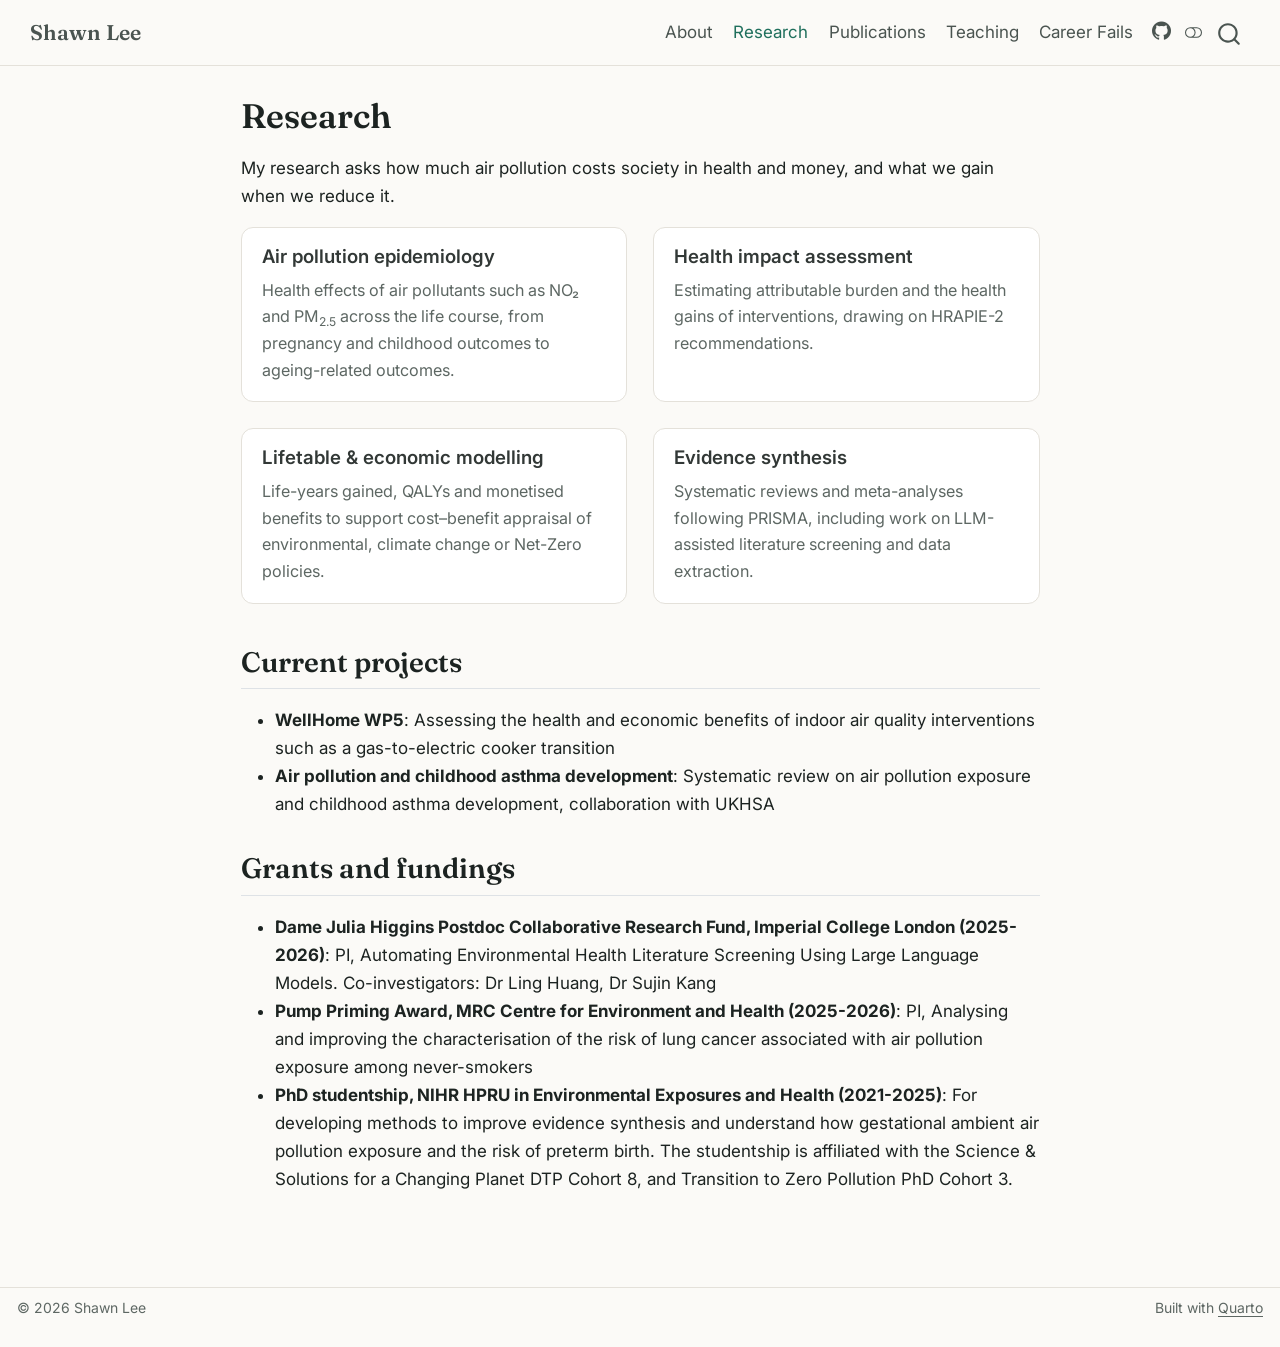
<file: research.html>
<!DOCTYPE html>
<html xmlns="http://www.w3.org/1999/xhtml" lang="en" xml:lang="en"><head>

<meta charset="utf-8">
<meta name="generator" content="quarto-1.10.19">

<meta name="viewport" content="width=device-width, initial-scale=1.0, user-scalable=yes">


<title>Research – Shawn Lee</title>
<style>
/* Default styles provided by pandoc.
** See https://pandoc.org/MANUAL.html#variables-for-html for config info.
*/
span.smallcaps{font-variant: small-caps;}
div.columns{display: flex; gap: 1.5em;}
div.column{flex: auto;}
@media screen {
div.columns{gap: min(4vw, 1.5em);}
div.column{overflow-x: auto;}
}
div.hanging-indent{margin-left: 1.5em; text-indent: -1.5em;}
ul.task-list{list-style: none;}
ul.task-list li input[type="checkbox"] {
  width: 0.8em;
  margin: 0 0.8em 0.2em -1em; /* quarto-specific, see https://github.com/quarto-dev/quarto-cli/issues/4556 */ 
  vertical-align: middle;
}
</style>


<script src="site_libs/quarto-nav/quarto-nav.js"></script>
<script src="site_libs/quarto-nav/headroom.min.js"></script>
<script src="site_libs/clipboard/clipboard.min.js"></script>
<script src="site_libs/quarto-search/autocomplete.umd.js"></script>
<script src="site_libs/quarto-search/fuse.min.js"></script>
<script src="site_libs/quarto-search/quarto-search.js"></script>
<meta name="quarto:offset" content="./">
<link href="./images/favicon.png" rel="icon" type="image/png">
<script src="site_libs/quarto-html/quarto.js" type="module"></script>
<script src="site_libs/quarto-html/tabsets/tabsets.js" type="module"></script>
<script src="site_libs/quarto-html/popper.min.js"></script>
<script src="site_libs/quarto-html/tippy.umd.min.js"></script>
<script src="site_libs/quarto-html/anchor.min.js"></script>
<link href="site_libs/quarto-html/tippy.css" rel="stylesheet">
<link href="site_libs/quarto-html/quarto-syntax-highlighting-bf27225e3a48a9273f3daa8f8e829971.css" rel="stylesheet" class="quarto-color-scheme" id="quarto-text-highlighting-styles">
<link href="site_libs/quarto-html/quarto-syntax-highlighting-dark-b626d73c4c936ccc3cb08be7d45d1df6.css" rel="stylesheet" class="quarto-color-scheme quarto-color-alternate" id="quarto-text-highlighting-styles">
<link href="site_libs/quarto-html/quarto-syntax-highlighting-bf27225e3a48a9273f3daa8f8e829971.css" rel="stylesheet" class="quarto-color-scheme-extra" id="quarto-text-highlighting-styles">
<script src="site_libs/bootstrap/bootstrap.min.js"></script>
<link href="site_libs/bootstrap/bootstrap-icons.css" rel="stylesheet">
<link href="site_libs/bootstrap/bootstrap-cb94be2bd8a63cecedf372023cf067a2.min.css" rel="stylesheet" append-hash="true" class="quarto-color-scheme" id="quarto-bootstrap" data-mode="light">
<link href="site_libs/bootstrap/bootstrap-dark-f17d8e21d4131afe831139a7eb4fc693.min.css" rel="stylesheet" append-hash="true" class="quarto-color-scheme quarto-color-alternate" id="quarto-bootstrap" data-mode="dark">
<link href="site_libs/bootstrap/bootstrap-cb94be2bd8a63cecedf372023cf067a2.min.css" rel="stylesheet" append-hash="true" class="quarto-color-scheme-extra" id="quarto-bootstrap" data-mode="light">
<script id="quarto-search-options" type="application/json">{
  "location": "navbar",
  "copy-button": false,
  "collapse-after": 3,
  "panel-placement": "end",
  "type": "overlay",
  "limit": 50,
  "keyboard-shortcut": [
    "f",
    "/",
    "s"
  ],
  "show-item-context": false,
  "language": {
    "search-no-results-text": "No results",
    "search-matching-documents-text": "matching documents",
    "search-copy-link-title": "Copy link to search",
    "search-hide-matches-text": "Hide additional matches",
    "search-more-match-text": "more match in this document",
    "search-more-matches-text": "more matches in this document",
    "search-clear-button-title": "Clear",
    "search-text-placeholder": "",
    "search-detached-cancel-button-title": "Cancel",
    "search-submit-button-title": "Submit",
    "search-label": "Search"
  }
}</script>
<style>html{ scroll-behavior: smooth; }</style>


<link rel="stylesheet" href="styles.css">
</head>

<body class="nav-fixed fullcontent quarto-light"><script id="quarto-html-before-body" type="application/javascript">
    const toggleBodyColorMode = (bsSheetEl) => {
      const mode = bsSheetEl.getAttribute("data-mode");
      const bodyEl = window.document.querySelector("body");
      if (mode === "dark") {
        bodyEl.classList.add("quarto-dark");
        bodyEl.classList.remove("quarto-light");
      } else {
        bodyEl.classList.add("quarto-light");
        bodyEl.classList.remove("quarto-dark");
      }
    }
    const toggleBodyColorPrimary = () => {
      const bsSheetEl = window.document.querySelector("link#quarto-bootstrap:not([rel=disabled-stylesheet])");
      if (bsSheetEl) {
        toggleBodyColorMode(bsSheetEl);
      }
    }
    const setColorSchemeToggle = (alternate) => {
      const toggles = window.document.querySelectorAll('.quarto-color-scheme-toggle');
      for (let i=0; i < toggles.length; i++) {
        const toggle = toggles[i];
        if (toggle) {
          if (alternate) {
            toggle.classList.add("alternate");
          } else {
            toggle.classList.remove("alternate");
          }
        }
      }
    };
    const toggleColorMode = (alternate) => {
      // Switch the stylesheets
      const primaryStylesheets = window.document.querySelectorAll('link.quarto-color-scheme:not(.quarto-color-alternate)');
      const alternateStylesheets = window.document.querySelectorAll('link.quarto-color-scheme.quarto-color-alternate');
      manageTransitions('#quarto-margin-sidebar .nav-link', false);
      if (alternate) {
        // note: dark is layered on light, we don't disable primary!
        enableStylesheet(alternateStylesheets);
        for (const sheetNode of alternateStylesheets) {
          if (sheetNode.id === "quarto-bootstrap") {
            toggleBodyColorMode(sheetNode);
          }
        }
      } else {
        disableStylesheet(alternateStylesheets);
        enableStylesheet(primaryStylesheets)
        toggleBodyColorPrimary();
      }
      manageTransitions('#quarto-margin-sidebar .nav-link', true);
      // Switch the toggles
      setColorSchemeToggle(alternate)
      // Hack to workaround the fact that safari doesn't
      // properly recolor the scrollbar when toggling (#1455)
      if (navigator.userAgent.indexOf('Safari') > 0 && navigator.userAgent.indexOf('Chrome') == -1) {
        manageTransitions("body", false);
        window.scrollTo(0, 1);
        setTimeout(() => {
          window.scrollTo(0, 0);
          manageTransitions("body", true);
        }, 40);
      }
    }
    const disableStylesheet = (stylesheets) => {
      for (let i=0; i < stylesheets.length; i++) {
        const stylesheet = stylesheets[i];
        stylesheet.rel = 'disabled-stylesheet';
      }
    }
    const enableStylesheet = (stylesheets) => {
      for (let i=0; i < stylesheets.length; i++) {
        const stylesheet = stylesheets[i];
        if(stylesheet.rel !== 'stylesheet') { // for Chrome, which will still FOUC without this check
          stylesheet.rel = 'stylesheet';
        }
      }
    }
    const manageTransitions = (selector, allowTransitions) => {
      const els = window.document.querySelectorAll(selector);
      for (let i=0; i < els.length; i++) {
        const el = els[i];
        if (allowTransitions) {
          el.classList.remove('notransition');
        } else {
          el.classList.add('notransition');
        }
      }
    }
    const isFileUrl = () => {
      return window.location.protocol === 'file:';
    }
    const hasAlternateSentinel = () => {
      let styleSentinel = getColorSchemeSentinel();
      if (styleSentinel !== null) {
        return styleSentinel === "alternate";
      } else {
        return false;
      }
    }
    const setStyleSentinel = (alternate) => {
      const value = alternate ? "alternate" : "default";
      if (!isFileUrl()) {
        window.localStorage.setItem("quarto-color-scheme", value);
      } else {
        localAlternateSentinel = value;
      }
    }
    const getColorSchemeSentinel = () => {
      if (!isFileUrl()) {
        const storageValue = window.localStorage.getItem("quarto-color-scheme");
        return storageValue != null ? storageValue : localAlternateSentinel;
      } else {
        return localAlternateSentinel;
      }
    }
    const toggleGiscusIfUsed = (isAlternate, darkModeDefault) => {
      const baseTheme = document.querySelector('#giscus-base-theme')?.value ?? 'light';
      const alternateTheme = document.querySelector('#giscus-alt-theme')?.value ?? 'dark';
      let newTheme = '';
      if(authorPrefersDark) {
        newTheme = isAlternate ? baseTheme : alternateTheme;
      } else {
        newTheme = isAlternate ? alternateTheme : baseTheme;
      }
      const changeGiscusTheme = () => {
        // From: https://github.com/giscus/giscus/issues/336
        const sendMessage = (message) => {
          const iframe = document.querySelector('iframe.giscus-frame');
          if (!iframe) return;
          iframe.contentWindow.postMessage({ giscus: message }, 'https://giscus.app');
        }
        sendMessage({
          setConfig: {
            theme: newTheme
          }
        });
      }
      const isGiscussLoaded = window.document.querySelector('iframe.giscus-frame') !== null;
      if (isGiscussLoaded) {
        changeGiscusTheme();
      }
    };
    const authorPrefersDark = false;
    const queryPrefersDark = window.matchMedia('(prefers-color-scheme: dark)');
    const darkModeDefault = queryPrefersDark.matches;
      document.querySelector('link#quarto-text-highlighting-styles.quarto-color-scheme-extra').rel = 'disabled-stylesheet';
      document.querySelector('link#quarto-bootstrap.quarto-color-scheme-extra').rel = 'disabled-stylesheet';
    let localAlternateSentinel = darkModeDefault ? 'alternate' : 'default';
    // Dark / light mode switch
    window.quartoToggleColorScheme = () => {
      // Read the current dark / light value
      let toAlternate = !hasAlternateSentinel();
      toggleColorMode(toAlternate);
      setStyleSentinel(toAlternate);
      toggleGiscusIfUsed(toAlternate, darkModeDefault);
      window.dispatchEvent(new Event('resize'));
    };
    queryPrefersDark.addEventListener("change", e => {
      if(window.localStorage.getItem("quarto-color-scheme") !== null)
        return;
      const alternate = e.matches
      toggleColorMode(alternate);
      localAlternateSentinel = e.matches ? 'alternate' : 'default'; // this is used alongside local storage!
      toggleGiscusIfUsed(alternate, darkModeDefault);
    });
    // Switch to dark mode if need be
    if (hasAlternateSentinel()) {
      toggleColorMode(true);
    } else {
      toggleColorMode(false);
    }
  </script>

<div id="quarto-search-results"></div>
  <header id="quarto-header" class="headroom fixed-top">
    <nav class="navbar navbar-expand-lg " data-bs-theme="dark">
      <div class="navbar-container container-fluid">
      <div class="navbar-brand-container mx-auto">
    <a class="navbar-brand" href="./index.html">
    <span class="navbar-title">Shawn Lee</span>
    </a>
  </div>
            <div id="quarto-search" class="" title="Search"></div>
          <button class="navbar-toggler" type="button" data-bs-toggle="collapse" data-bs-target="#navbarCollapse" aria-controls="navbarCollapse" role="menu" aria-expanded="false" aria-label="Toggle navigation" onclick="if (window.quartoToggleHeadroom) { window.quartoToggleHeadroom(); }">
  <span class="navbar-toggler-icon"></span>
</button>
          <div class="collapse navbar-collapse" id="navbarCollapse">
            <ul class="navbar-nav navbar-nav-scroll ms-auto">
  <li class="nav-item">
    <a class="nav-link" href="./index.html"> 
<span class="menu-text">About</span></a>
  </li>  
  <li class="nav-item">
    <a class="nav-link active" href="./research.html" aria-current="page"> 
<span class="menu-text">Research</span></a>
  </li>  
  <li class="nav-item">
    <a class="nav-link" href="./publications.html"> 
<span class="menu-text">Publications</span></a>
  </li>  
  <li class="nav-item">
    <a class="nav-link" href="./teaching.html"> 
<span class="menu-text">Teaching</span></a>
  </li>  
  <li class="nav-item">
    <a class="nav-link" href="./failures.html"> 
<span class="menu-text">Career Fails</span></a>
  </li>  
  <li class="nav-item compact">
    <a class="nav-link" href="https://github.com/syclee21"> <i class="bi bi-github" role="img" aria-label="GitHub">
</i> 
<span class="menu-text"></span></a>
  </li>  
</ul>
          </div> <!-- /navcollapse -->
            <div class="quarto-navbar-tools">
  <a href="" class="quarto-color-scheme-toggle quarto-navigation-tool  px-1" onclick="window.quartoToggleColorScheme(); return false;" title="Toggle dark mode"><i class="bi"></i></a>
</div>
      </div> <!-- /container-fluid -->
    </nav>
</header>
<!-- content -->
<div id="quarto-content" class="quarto-container page-columns page-rows-contents page-layout-article page-navbar">
<!-- sidebar -->
<!-- margin-sidebar -->
    
<!-- main -->
<main class="content" id="quarto-document-content">


<header id="title-block-header" class="quarto-title-block default">
<div class="quarto-title">
<h1 class="title">Research</h1>
</div>



<div class="quarto-title-meta">

    
  
    
  </div>
  


</header>


<p>My research asks how much air pollution costs society in health and money, and what we gain when we reduce it.</p>
<div class="grid">
<section id="air-pollution-epidemiology" class="level3 g-col-12 g-col-md-6 theme-card">
<h3 class="anchored" data-anchor-id="air-pollution-epidemiology">Air pollution epidemiology</h3>
<p>Health effects of air pollutants such as NO₂ and PM<sub>2.5</sub> across the life course, from pregnancy and childhood outcomes to ageing-related outcomes.</p>
</section>
<section id="health-impact-assessment" class="level3 g-col-12 g-col-md-6 theme-card">
<h3 class="anchored" data-anchor-id="health-impact-assessment">Health impact assessment</h3>
<p>Estimating attributable burden and the health gains of interventions, drawing on HRAPIE-2 recommendations.</p>
</section>
<section id="lifetable-economic-modelling" class="level3 g-col-12 g-col-md-6 theme-card">
<h3 class="anchored" data-anchor-id="lifetable-economic-modelling">Lifetable &amp; economic modelling</h3>
<p>Life-years gained, QALYs and monetised benefits to support cost–benefit appraisal of environmental, climate change or Net-Zero policies.</p>
</section>
<section id="evidence-synthesis" class="level3 g-col-12 g-col-md-6 theme-card">
<h3 class="anchored" data-anchor-id="evidence-synthesis">Evidence synthesis</h3>
<p>Systematic reviews and meta-analyses following PRISMA, including work on LLM-assisted literature screening and data extraction.</p>
</section>
</div>
<section id="current-projects" class="level2">
<h2 class="anchored" data-anchor-id="current-projects">Current projects</h2>
<ul>
<li><strong>WellHome WP5</strong>: Assessing the health and economic benefits of indoor air quality interventions such as a gas-to-electric cooker transition</li>
<li><strong>Air pollution and childhood asthma development</strong>: Systematic review on air pollution exposure and childhood asthma development, collaboration with UKHSA</li>
</ul>
</section>
<section id="grants-and-fundings" class="level2">
<h2 class="anchored" data-anchor-id="grants-and-fundings">Grants and fundings</h2>
<ul>
<li><strong>Dame Julia Higgins Postdoc Collaborative Research Fund, Imperial College London (2025-2026)</strong>: PI, Automating Environmental Health Literature Screening Using Large Language Models. Co-investigators: Dr Ling Huang, Dr Sujin Kang</li>
<li><strong>Pump Priming Award, MRC Centre for Environment and Health (2025-2026)</strong>: PI, Analysing and improving the characterisation of the risk of lung cancer associated with air pollution exposure among never-smokers</li>
<li><strong>PhD studentship, NIHR HPRU in Environmental Exposures and Health (2021-2025)</strong>: For developing methods to improve evidence synthesis and understand how gestational ambient air pollution exposure and the risk of preterm birth. The studentship is affiliated with the Science &amp; Solutions for a Changing Planet DTP Cohort 8, and Transition to Zero Pollution PhD Cohort 3.</li>
</ul>


</section>

</main> <!-- /main -->
<script id="quarto-html-after-body" type="application/javascript">
  window.document.addEventListener("DOMContentLoaded", function (event) {
    // Ensure there is a toggle, if there isn't float one in the top right
    if (window.document.querySelector('.quarto-color-scheme-toggle') === null) {
      const a = window.document.createElement('a');
      a.classList.add('top-right');
      a.classList.add('quarto-color-scheme-toggle');
      a.href = "";
      a.onclick = function() { try { window.quartoToggleColorScheme(); } catch {} return false; };
      const i = window.document.createElement("i");
      i.classList.add('bi');
      a.appendChild(i);
      window.document.body.appendChild(a);
    }
    setColorSchemeToggle(hasAlternateSentinel())
    const icon = "";
    const anchorJS = new window.AnchorJS();
    anchorJS.options = {
      placement: 'right',
      icon: icon
    };
    anchorJS.add('.anchored');
    const isCodeAnnotation = (el) => {
      for (const clz of el.classList) {
        if (clz.startsWith('code-annotation-')) {                     
          return true;
        }
      }
      return false;
    }
    const onCopySuccess = function(e) {
      // button target
      const button = e.trigger;
      // don't keep focus
      button.blur();
      // flash "checked"
      button.classList.add('code-copy-button-checked');
      var currentTitle = button.getAttribute("title");
      button.setAttribute("title", "Copied!");
      let tooltip;
      if (window.bootstrap) {
        button.setAttribute("data-bs-toggle", "tooltip");
        button.setAttribute("data-bs-placement", "left");
        button.setAttribute("data-bs-title", "Copied!");
        tooltip = new bootstrap.Tooltip(button, 
          { trigger: "manual", 
            customClass: "code-copy-button-tooltip",
            offset: [0, -8]});
        tooltip.show();    
      }
      setTimeout(function() {
        if (tooltip) {
          tooltip.hide();
          button.removeAttribute("data-bs-title");
          button.removeAttribute("data-bs-toggle");
          button.removeAttribute("data-bs-placement");
        }
        button.setAttribute("title", currentTitle);
        button.classList.remove('code-copy-button-checked');
      }, 1000);
      // clear code selection
      e.clearSelection();
    }
    const getTextToCopy = function(trigger) {
      const outerScaffold = trigger.parentElement.cloneNode(true);
      const codeEl = outerScaffold.querySelector('code');
      for (const childEl of codeEl.children) {
        if (isCodeAnnotation(childEl)) {
          childEl.remove();
        }
      }
      return codeEl.innerText;
    }
    const clipboard = new window.ClipboardJS('.code-copy-button:not([data-in-quarto-modal])', {
      text: getTextToCopy
    });
    clipboard.on('success', onCopySuccess);
    if (window.document.getElementById('quarto-embedded-source-code-modal')) {
      const clipboardModal = new window.ClipboardJS('.code-copy-button[data-in-quarto-modal]', {
        text: getTextToCopy,
        container: window.document.getElementById('quarto-embedded-source-code-modal')
      });
      clipboardModal.on('success', onCopySuccess);
    }
      var localhostRegex = new RegExp(/^(?:http|https):\/\/localhost\:?[0-9]*\//);
      var mailtoRegex = new RegExp(/^mailto:/);
        var filterRegex = new RegExp("https:\/\/syclee21\.github\.io");
      var isInternal = (href) => {
          return filterRegex.test(href) || localhostRegex.test(href) || mailtoRegex.test(href);
      }
      // Inspect non-navigation links and adorn them if external
     var links = window.document.querySelectorAll('a[href]:not(.nav-link):not(.navbar-brand):not(.toc-action):not(.sidebar-link):not(.sidebar-item-toggle):not(.pagination-link):not(.no-external):not([aria-hidden]):not(.dropdown-item):not(.quarto-navigation-tool):not(.about-link)');
      for (var i=0; i<links.length; i++) {
        const link = links[i];
        if (!isInternal(link.href)) {
          // undo the damage that might have been done by quarto-nav.js in the case of
          // links that we want to consider external
          if (link.dataset.originalHref !== undefined) {
            link.href = link.dataset.originalHref;
          }
            // target, if specified
            link.setAttribute("target", "_blank");
            if (link.getAttribute("rel") === null) {
              link.setAttribute("rel", "noopener");
            }
        }
      }
    function tippyHover(el, contentFn, onTriggerFn, onUntriggerFn) {
      const config = {
        allowHTML: true,
        maxWidth: 500,
        delay: 100,
        arrow: false,
        appendTo: function(el) {
            return el.parentElement;
        },
        interactive: true,
        interactiveBorder: 10,
        theme: 'quarto',
        placement: 'bottom-start',
      };
      if (contentFn) {
        config.content = contentFn;
      }
      if (onTriggerFn) {
        config.onTrigger = onTriggerFn;
      }
      if (onUntriggerFn) {
        config.onUntrigger = onUntriggerFn;
      }
      window.tippy(el, config); 
    }
    const noterefs = window.document.querySelectorAll('a[role="doc-noteref"]');
    for (var i=0; i<noterefs.length; i++) {
      const ref = noterefs[i];
      tippyHover(ref, function() {
        // use id or data attribute instead here
        let href = ref.getAttribute('data-footnote-href') || ref.getAttribute('href');
        try { href = new URL(href).hash; } catch {}
        const id = href.replace(/^#\/?/, "");
        const note = window.document.getElementById(id);
        if (note) {
          return note.innerHTML;
        } else {
          return "";
        }
      });
    }
    const xrefs = window.document.querySelectorAll('a.quarto-xref');
    const processXRef = (id, note) => {
      // Strip column container classes
      const stripColumnClz = (el) => {
        el.classList.remove("page-full", "page-columns");
        if (el.children) {
          for (const child of el.children) {
            stripColumnClz(child);
          }
        }
      }
      stripColumnClz(note)
      if (id === null || id.startsWith('sec-')) {
        // Special case sections, only their first couple elements
        const container = document.createElement("div");
        if (note.children && note.children.length > 2) {
          container.appendChild(note.children[0].cloneNode(true));
          for (let i = 1; i < note.children.length; i++) {
            const child = note.children[i];
            if (child.tagName === "P" && child.innerText === "") {
              continue;
            } else {
              container.appendChild(child.cloneNode(true));
              break;
            }
          }
          if (window.Quarto?.typesetMath) {
            window.Quarto.typesetMath(container);
          }
          return container.innerHTML
        } else {
          if (window.Quarto?.typesetMath) {
            window.Quarto.typesetMath(note);
          }
          return note.innerHTML;
        }
      } else {
        // Remove any anchor links if they are present
        const anchorLink = note.querySelector('a.anchorjs-link');
        if (anchorLink) {
          anchorLink.remove();
        }
        if (window.Quarto?.typesetMath) {
          window.Quarto.typesetMath(note);
        }
        if (note.classList.contains("callout")) {
          return note.outerHTML;
        } else {
          return note.innerHTML;
        }
      }
    }
    for (var i=0; i<xrefs.length; i++) {
      const xref = xrefs[i];
      tippyHover(xref, undefined, function(instance) {
        instance.disable();
        let url = xref.getAttribute('href');
        let hash = undefined; 
        if (url.startsWith('#')) {
          hash = url;
        } else {
          try { hash = new URL(url).hash; } catch {}
        }
        if (hash) {
          const id = hash.replace(/^#\/?/, "");
          const note = window.document.getElementById(id);
          if (note !== null) {
            try {
              const html = processXRef(id, note.cloneNode(true));
              instance.setContent(html);
            } finally {
              instance.enable();
              instance.show();
            }
          } else {
            // See if we can fetch this
            fetch(url.split('#')[0])
            .then(res => res.text())
            .then(html => {
              const parser = new DOMParser();
              const htmlDoc = parser.parseFromString(html, "text/html");
              const note = htmlDoc.getElementById(id);
              if (note !== null) {
                const html = processXRef(id, note);
                instance.setContent(html);
              } 
            }).finally(() => {
              instance.enable();
              instance.show();
            });
          }
        } else {
          // See if we can fetch a full url (with no hash to target)
          // This is a special case and we should probably do some content thinning / targeting
          fetch(url)
          .then(res => res.text())
          .then(html => {
            const parser = new DOMParser();
            const htmlDoc = parser.parseFromString(html, "text/html");
            const note = htmlDoc.querySelector('main.content');
            if (note !== null) {
              // This should only happen for chapter cross references
              // (since there is no id in the URL)
              // remove the first header
              if (note.children.length > 0 && note.children[0].tagName === "HEADER") {
                note.children[0].remove();
              }
              const html = processXRef(null, note);
              instance.setContent(html);
            } 
          }).finally(() => {
            instance.enable();
            instance.show();
          });
        }
      }, function(instance) {
      });
    }
        let selectedAnnoteEl;
        const selectorForAnnotation = ( cell, annotation) => {
          let cellAttr = 'data-code-cell="' + cell + '"';
          let lineAttr = 'data-code-annotation="' +  annotation + '"';
          const selector = 'span[' + cellAttr + '][' + lineAttr + ']';
          return selector;
        }
        const selectCodeLines = (annoteEl) => {
          const doc = window.document;
          const targetCell = annoteEl.getAttribute("data-target-cell");
          const targetAnnotation = annoteEl.getAttribute("data-target-annotation");
          const annoteSpan = window.document.querySelector(selectorForAnnotation(targetCell, targetAnnotation));
          const lines = annoteSpan.getAttribute("data-code-lines").split(",");
          const lineIds = lines.map((line) => {
            return targetCell + "-" + line;
          })
          let top = null;
          let height = null;
          let parent = null;
          if (lineIds.length > 0) {
              //compute the position of the single el (top and bottom and make a div)
              const el = window.document.getElementById(lineIds[0]);
              top = el.offsetTop;
              height = el.offsetHeight;
              parent = el.parentElement.parentElement;
            if (lineIds.length > 1) {
              const lastEl = window.document.getElementById(lineIds[lineIds.length - 1]);
              const bottom = lastEl.offsetTop + lastEl.offsetHeight;
              height = bottom - top;
            }
            if (top !== null && height !== null && parent !== null) {
              // cook up a div (if necessary) and position it 
              let div = window.document.getElementById("code-annotation-line-highlight");
              if (div === null) {
                div = window.document.createElement("div");
                div.setAttribute("id", "code-annotation-line-highlight");
                div.style.position = 'absolute';
                parent.appendChild(div);
              }
              div.style.top = top - 2 + "px";
              div.style.height = height + 4 + "px";
              div.style.left = 0;
              let gutterDiv = window.document.getElementById("code-annotation-line-highlight-gutter");
              if (gutterDiv === null) {
                gutterDiv = window.document.createElement("div");
                gutterDiv.setAttribute("id", "code-annotation-line-highlight-gutter");
                gutterDiv.style.position = 'absolute';
                const codeCell = window.document.getElementById(targetCell);
                const gutter = codeCell.querySelector('.code-annotation-gutter');
                gutter.appendChild(gutterDiv);
              }
              gutterDiv.style.top = top - 2 + "px";
              gutterDiv.style.height = height + 4 + "px";
            }
            selectedAnnoteEl = annoteEl;
          }
        };
        const unselectCodeLines = () => {
          const elementsIds = ["code-annotation-line-highlight", "code-annotation-line-highlight-gutter"];
          elementsIds.forEach((elId) => {
            const div = window.document.getElementById(elId);
            if (div) {
              div.remove();
            }
          });
          selectedAnnoteEl = undefined;
        };
          // Handle positioning of the toggle
      window.addEventListener(
        "resize",
        throttle(() => {
          elRect = undefined;
          if (selectedAnnoteEl) {
            selectCodeLines(selectedAnnoteEl);
          }
        }, 10)
      );
      function throttle(fn, ms) {
      let throttle = false;
      let timer;
        return (...args) => {
          if(!throttle) { // first call gets through
              fn.apply(this, args);
              throttle = true;
          } else { // all the others get throttled
              if(timer) clearTimeout(timer); // cancel #2
              timer = setTimeout(() => {
                fn.apply(this, args);
                timer = throttle = false;
              }, ms);
          }
        };
      }
        // Attach click handler to the DT
        const annoteDls = window.document.querySelectorAll('dt[data-target-cell]');
        for (const annoteDlNode of annoteDls) {
          annoteDlNode.addEventListener('click', (event) => {
            const clickedEl = event.target;
            if (clickedEl !== selectedAnnoteEl) {
              unselectCodeLines();
              const activeEl = window.document.querySelector('dt[data-target-cell].code-annotation-active');
              if (activeEl) {
                activeEl.classList.remove('code-annotation-active');
              }
              selectCodeLines(clickedEl);
              clickedEl.classList.add('code-annotation-active');
            } else {
              // Unselect the line
              unselectCodeLines();
              clickedEl.classList.remove('code-annotation-active');
            }
          });
        }
    const findCites = (el) => {
      const parentEl = el.parentElement;
      if (parentEl) {
        const cites = parentEl.dataset.cites;
        if (cites) {
          return {
            el,
            cites: cites.split(' ')
          };
        } else {
          return findCites(el.parentElement)
        }
      } else {
        return undefined;
      }
    };
    var bibliorefs = window.document.querySelectorAll('a[role="doc-biblioref"]');
    for (var i=0; i<bibliorefs.length; i++) {
      const ref = bibliorefs[i];
      const citeInfo = findCites(ref);
      if (citeInfo) {
        tippyHover(citeInfo.el, function() {
          var popup = window.document.createElement('div');
          citeInfo.cites.forEach(function(cite) {
            var citeDiv = window.document.createElement('div');
            citeDiv.classList.add('hanging-indent');
            citeDiv.classList.add('csl-entry');
            var biblioDiv = window.document.getElementById('ref-' + cite);
            if (biblioDiv) {
              citeDiv.innerHTML = biblioDiv.innerHTML;
            }
            popup.appendChild(citeDiv);
          });
          return popup.innerHTML;
        });
      }
    }
  });
  </script>
</div> <!-- /content -->
<footer class="footer">
  <div class="nav-footer">
    <div class="nav-footer-left">
<p>© 2026 Shawn Lee</p>
</div>   
    <div class="nav-footer-center">
      &nbsp;
    </div>
    <div class="nav-footer-right">
<p>Built with <a href="https://quarto.org/">Quarto</a></p>
</div>
  </div>
</footer>




<script src="site_libs/quarto-html/zenscroll-min.js"></script>
</body></html>
</file>
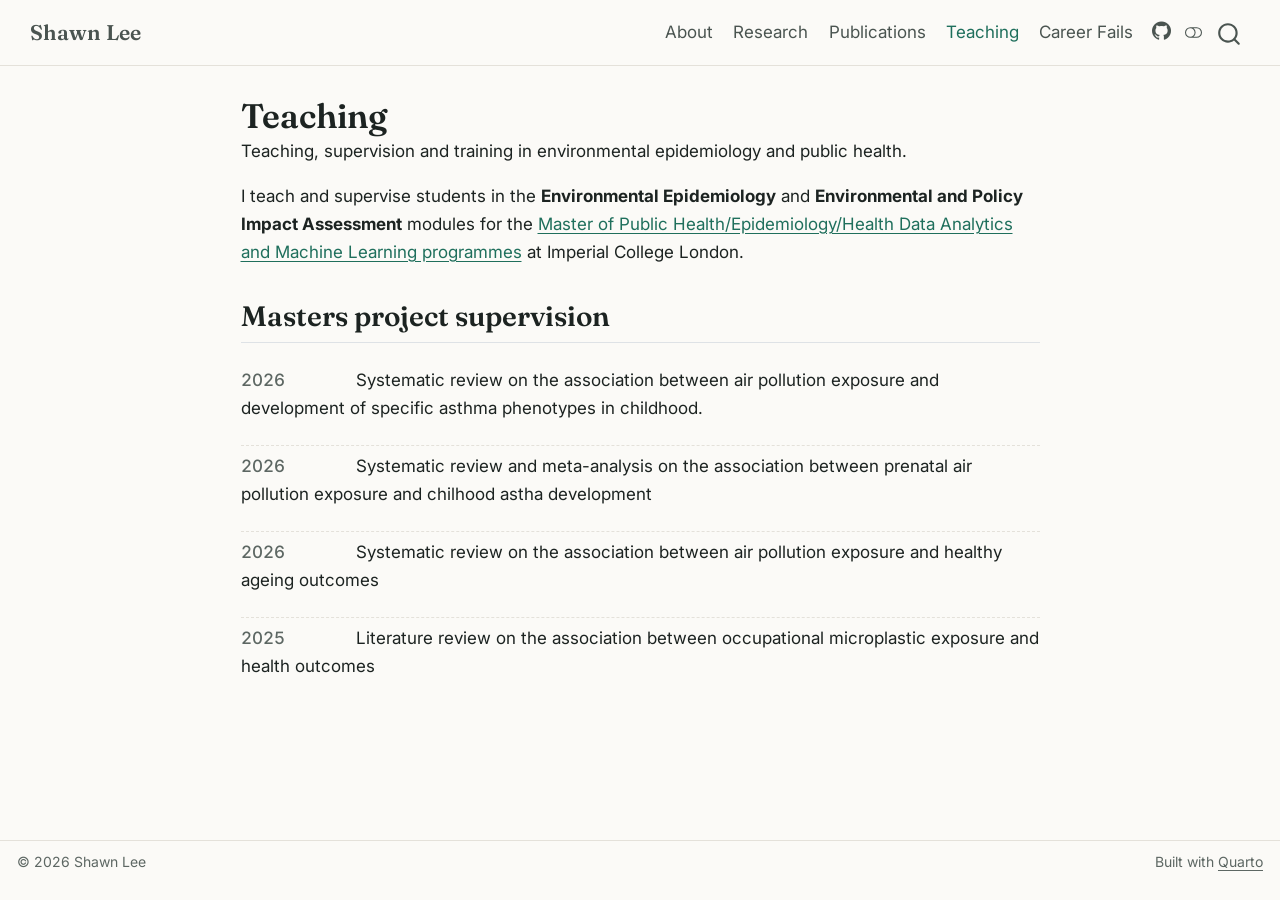
<file: teaching.html>
<!DOCTYPE html>
<html xmlns="http://www.w3.org/1999/xhtml" lang="en" xml:lang="en"><head>

<meta charset="utf-8">
<meta name="generator" content="quarto-1.10.19">

<meta name="viewport" content="width=device-width, initial-scale=1.0, user-scalable=yes">

<meta name="description" content="Teaching, supervision and training in environmental epidemiology and public health.">

<title>Teaching – Shawn Lee</title>
<style>
/* Default styles provided by pandoc.
** See https://pandoc.org/MANUAL.html#variables-for-html for config info.
*/
span.smallcaps{font-variant: small-caps;}
div.columns{display: flex; gap: 1.5em;}
div.column{flex: auto;}
@media screen {
div.columns{gap: min(4vw, 1.5em);}
div.column{overflow-x: auto;}
}
div.hanging-indent{margin-left: 1.5em; text-indent: -1.5em;}
ul.task-list{list-style: none;}
ul.task-list li input[type="checkbox"] {
  width: 0.8em;
  margin: 0 0.8em 0.2em -1em; /* quarto-specific, see https://github.com/quarto-dev/quarto-cli/issues/4556 */ 
  vertical-align: middle;
}
</style>


<script src="site_libs/quarto-nav/quarto-nav.js"></script>
<script src="site_libs/quarto-nav/headroom.min.js"></script>
<script src="site_libs/clipboard/clipboard.min.js"></script>
<script src="site_libs/quarto-search/autocomplete.umd.js"></script>
<script src="site_libs/quarto-search/fuse.min.js"></script>
<script src="site_libs/quarto-search/quarto-search.js"></script>
<meta name="quarto:offset" content="./">
<link href="./images/favicon.png" rel="icon" type="image/png">
<script src="site_libs/quarto-html/quarto.js" type="module"></script>
<script src="site_libs/quarto-html/tabsets/tabsets.js" type="module"></script>
<script src="site_libs/quarto-html/popper.min.js"></script>
<script src="site_libs/quarto-html/tippy.umd.min.js"></script>
<script src="site_libs/quarto-html/anchor.min.js"></script>
<link href="site_libs/quarto-html/tippy.css" rel="stylesheet">
<link href="site_libs/quarto-html/quarto-syntax-highlighting-bf27225e3a48a9273f3daa8f8e829971.css" rel="stylesheet" class="quarto-color-scheme" id="quarto-text-highlighting-styles">
<link href="site_libs/quarto-html/quarto-syntax-highlighting-dark-b626d73c4c936ccc3cb08be7d45d1df6.css" rel="stylesheet" class="quarto-color-scheme quarto-color-alternate" id="quarto-text-highlighting-styles">
<link href="site_libs/quarto-html/quarto-syntax-highlighting-bf27225e3a48a9273f3daa8f8e829971.css" rel="stylesheet" class="quarto-color-scheme-extra" id="quarto-text-highlighting-styles">
<script src="site_libs/bootstrap/bootstrap.min.js"></script>
<link href="site_libs/bootstrap/bootstrap-icons.css" rel="stylesheet">
<link href="site_libs/bootstrap/bootstrap-cb94be2bd8a63cecedf372023cf067a2.min.css" rel="stylesheet" append-hash="true" class="quarto-color-scheme" id="quarto-bootstrap" data-mode="light">
<link href="site_libs/bootstrap/bootstrap-dark-f17d8e21d4131afe831139a7eb4fc693.min.css" rel="stylesheet" append-hash="true" class="quarto-color-scheme quarto-color-alternate" id="quarto-bootstrap" data-mode="dark">
<link href="site_libs/bootstrap/bootstrap-cb94be2bd8a63cecedf372023cf067a2.min.css" rel="stylesheet" append-hash="true" class="quarto-color-scheme-extra" id="quarto-bootstrap" data-mode="light">
<script id="quarto-search-options" type="application/json">{
  "location": "navbar",
  "copy-button": false,
  "collapse-after": 3,
  "panel-placement": "end",
  "type": "overlay",
  "limit": 50,
  "keyboard-shortcut": [
    "f",
    "/",
    "s"
  ],
  "show-item-context": false,
  "language": {
    "search-no-results-text": "No results",
    "search-matching-documents-text": "matching documents",
    "search-copy-link-title": "Copy link to search",
    "search-hide-matches-text": "Hide additional matches",
    "search-more-match-text": "more match in this document",
    "search-more-matches-text": "more matches in this document",
    "search-clear-button-title": "Clear",
    "search-text-placeholder": "",
    "search-detached-cancel-button-title": "Cancel",
    "search-submit-button-title": "Submit",
    "search-label": "Search"
  }
}</script>
<style>html{ scroll-behavior: smooth; }</style>


<link rel="stylesheet" href="styles.css">
</head>

<body class="nav-fixed fullcontent quarto-light"><script id="quarto-html-before-body" type="application/javascript">
    const toggleBodyColorMode = (bsSheetEl) => {
      const mode = bsSheetEl.getAttribute("data-mode");
      const bodyEl = window.document.querySelector("body");
      if (mode === "dark") {
        bodyEl.classList.add("quarto-dark");
        bodyEl.classList.remove("quarto-light");
      } else {
        bodyEl.classList.add("quarto-light");
        bodyEl.classList.remove("quarto-dark");
      }
    }
    const toggleBodyColorPrimary = () => {
      const bsSheetEl = window.document.querySelector("link#quarto-bootstrap:not([rel=disabled-stylesheet])");
      if (bsSheetEl) {
        toggleBodyColorMode(bsSheetEl);
      }
    }
    const setColorSchemeToggle = (alternate) => {
      const toggles = window.document.querySelectorAll('.quarto-color-scheme-toggle');
      for (let i=0; i < toggles.length; i++) {
        const toggle = toggles[i];
        if (toggle) {
          if (alternate) {
            toggle.classList.add("alternate");
          } else {
            toggle.classList.remove("alternate");
          }
        }
      }
    };
    const toggleColorMode = (alternate) => {
      // Switch the stylesheets
      const primaryStylesheets = window.document.querySelectorAll('link.quarto-color-scheme:not(.quarto-color-alternate)');
      const alternateStylesheets = window.document.querySelectorAll('link.quarto-color-scheme.quarto-color-alternate');
      manageTransitions('#quarto-margin-sidebar .nav-link', false);
      if (alternate) {
        // note: dark is layered on light, we don't disable primary!
        enableStylesheet(alternateStylesheets);
        for (const sheetNode of alternateStylesheets) {
          if (sheetNode.id === "quarto-bootstrap") {
            toggleBodyColorMode(sheetNode);
          }
        }
      } else {
        disableStylesheet(alternateStylesheets);
        enableStylesheet(primaryStylesheets)
        toggleBodyColorPrimary();
      }
      manageTransitions('#quarto-margin-sidebar .nav-link', true);
      // Switch the toggles
      setColorSchemeToggle(alternate)
      // Hack to workaround the fact that safari doesn't
      // properly recolor the scrollbar when toggling (#1455)
      if (navigator.userAgent.indexOf('Safari') > 0 && navigator.userAgent.indexOf('Chrome') == -1) {
        manageTransitions("body", false);
        window.scrollTo(0, 1);
        setTimeout(() => {
          window.scrollTo(0, 0);
          manageTransitions("body", true);
        }, 40);
      }
    }
    const disableStylesheet = (stylesheets) => {
      for (let i=0; i < stylesheets.length; i++) {
        const stylesheet = stylesheets[i];
        stylesheet.rel = 'disabled-stylesheet';
      }
    }
    const enableStylesheet = (stylesheets) => {
      for (let i=0; i < stylesheets.length; i++) {
        const stylesheet = stylesheets[i];
        if(stylesheet.rel !== 'stylesheet') { // for Chrome, which will still FOUC without this check
          stylesheet.rel = 'stylesheet';
        }
      }
    }
    const manageTransitions = (selector, allowTransitions) => {
      const els = window.document.querySelectorAll(selector);
      for (let i=0; i < els.length; i++) {
        const el = els[i];
        if (allowTransitions) {
          el.classList.remove('notransition');
        } else {
          el.classList.add('notransition');
        }
      }
    }
    const isFileUrl = () => {
      return window.location.protocol === 'file:';
    }
    const hasAlternateSentinel = () => {
      let styleSentinel = getColorSchemeSentinel();
      if (styleSentinel !== null) {
        return styleSentinel === "alternate";
      } else {
        return false;
      }
    }
    const setStyleSentinel = (alternate) => {
      const value = alternate ? "alternate" : "default";
      if (!isFileUrl()) {
        window.localStorage.setItem("quarto-color-scheme", value);
      } else {
        localAlternateSentinel = value;
      }
    }
    const getColorSchemeSentinel = () => {
      if (!isFileUrl()) {
        const storageValue = window.localStorage.getItem("quarto-color-scheme");
        return storageValue != null ? storageValue : localAlternateSentinel;
      } else {
        return localAlternateSentinel;
      }
    }
    const toggleGiscusIfUsed = (isAlternate, darkModeDefault) => {
      const baseTheme = document.querySelector('#giscus-base-theme')?.value ?? 'light';
      const alternateTheme = document.querySelector('#giscus-alt-theme')?.value ?? 'dark';
      let newTheme = '';
      if(authorPrefersDark) {
        newTheme = isAlternate ? baseTheme : alternateTheme;
      } else {
        newTheme = isAlternate ? alternateTheme : baseTheme;
      }
      const changeGiscusTheme = () => {
        // From: https://github.com/giscus/giscus/issues/336
        const sendMessage = (message) => {
          const iframe = document.querySelector('iframe.giscus-frame');
          if (!iframe) return;
          iframe.contentWindow.postMessage({ giscus: message }, 'https://giscus.app');
        }
        sendMessage({
          setConfig: {
            theme: newTheme
          }
        });
      }
      const isGiscussLoaded = window.document.querySelector('iframe.giscus-frame') !== null;
      if (isGiscussLoaded) {
        changeGiscusTheme();
      }
    };
    const authorPrefersDark = false;
    const queryPrefersDark = window.matchMedia('(prefers-color-scheme: dark)');
    const darkModeDefault = queryPrefersDark.matches;
      document.querySelector('link#quarto-text-highlighting-styles.quarto-color-scheme-extra').rel = 'disabled-stylesheet';
      document.querySelector('link#quarto-bootstrap.quarto-color-scheme-extra').rel = 'disabled-stylesheet';
    let localAlternateSentinel = darkModeDefault ? 'alternate' : 'default';
    // Dark / light mode switch
    window.quartoToggleColorScheme = () => {
      // Read the current dark / light value
      let toAlternate = !hasAlternateSentinel();
      toggleColorMode(toAlternate);
      setStyleSentinel(toAlternate);
      toggleGiscusIfUsed(toAlternate, darkModeDefault);
      window.dispatchEvent(new Event('resize'));
    };
    queryPrefersDark.addEventListener("change", e => {
      if(window.localStorage.getItem("quarto-color-scheme") !== null)
        return;
      const alternate = e.matches
      toggleColorMode(alternate);
      localAlternateSentinel = e.matches ? 'alternate' : 'default'; // this is used alongside local storage!
      toggleGiscusIfUsed(alternate, darkModeDefault);
    });
    // Switch to dark mode if need be
    if (hasAlternateSentinel()) {
      toggleColorMode(true);
    } else {
      toggleColorMode(false);
    }
  </script>

<div id="quarto-search-results"></div>
  <header id="quarto-header" class="headroom fixed-top">
    <nav class="navbar navbar-expand-lg " data-bs-theme="dark">
      <div class="navbar-container container-fluid">
      <div class="navbar-brand-container mx-auto">
    <a class="navbar-brand" href="./index.html">
    <span class="navbar-title">Shawn Lee</span>
    </a>
  </div>
            <div id="quarto-search" class="" title="Search"></div>
          <button class="navbar-toggler" type="button" data-bs-toggle="collapse" data-bs-target="#navbarCollapse" aria-controls="navbarCollapse" role="menu" aria-expanded="false" aria-label="Toggle navigation" onclick="if (window.quartoToggleHeadroom) { window.quartoToggleHeadroom(); }">
  <span class="navbar-toggler-icon"></span>
</button>
          <div class="collapse navbar-collapse" id="navbarCollapse">
            <ul class="navbar-nav navbar-nav-scroll ms-auto">
  <li class="nav-item">
    <a class="nav-link" href="./index.html"> 
<span class="menu-text">About</span></a>
  </li>  
  <li class="nav-item">
    <a class="nav-link" href="./research.html"> 
<span class="menu-text">Research</span></a>
  </li>  
  <li class="nav-item">
    <a class="nav-link" href="./publications.html"> 
<span class="menu-text">Publications</span></a>
  </li>  
  <li class="nav-item">
    <a class="nav-link active" href="./teaching.html" aria-current="page"> 
<span class="menu-text">Teaching</span></a>
  </li>  
  <li class="nav-item">
    <a class="nav-link" href="./failures.html"> 
<span class="menu-text">Career Fails</span></a>
  </li>  
  <li class="nav-item compact">
    <a class="nav-link" href="https://github.com/syclee21"> <i class="bi bi-github" role="img" aria-label="GitHub">
</i> 
<span class="menu-text"></span></a>
  </li>  
</ul>
          </div> <!-- /navcollapse -->
            <div class="quarto-navbar-tools">
  <a href="" class="quarto-color-scheme-toggle quarto-navigation-tool  px-1" onclick="window.quartoToggleColorScheme(); return false;" title="Toggle dark mode"><i class="bi"></i></a>
</div>
      </div> <!-- /container-fluid -->
    </nav>
</header>
<!-- content -->
<div id="quarto-content" class="quarto-container page-columns page-rows-contents page-layout-article page-navbar">
<!-- sidebar -->
<!-- margin-sidebar -->
    
<!-- main -->
<main class="content" id="quarto-document-content">


<header id="title-block-header" class="quarto-title-block default">
<div class="quarto-title">
<h1 class="title">Teaching</h1>
</div>

<div>
  <div class="description">
    Teaching, supervision and training in environmental epidemiology and public health.
  </div>
</div>


<div class="quarto-title-meta">

    
  
    
  </div>
  


</header>


<p>I teach and supervise students in the <strong>Environmental Epidemiology</strong> and <strong>Environmental and Policy Impact Assessment</strong> modules for the <a href="https://www.imperial.ac.uk/school-public-health/study/postgraduate/masters/">Master of Public Health/Epidemiology/Health Data Analytics and Machine Learning programmes</a> at Imperial College London.</p>
<section id="masters-project-supervision" class="level2">
<h2 class="anchored" data-anchor-id="masters-project-supervision">Masters project supervision</h2>
<div class="news">
<ul>
<li><p><strong>2026</strong> Systematic review on the association between air pollution exposure and development of specific asthma phenotypes in childhood.</p></li>
<li><p><strong>2026</strong> Systematic review and meta-analysis on the association between prenatal air pollution exposure and chilhood astha development</p></li>
<li><p><strong>2026</strong> Systematic review on the association between air pollution exposure and healthy ageing outcomes</p></li>
<li><p><strong>2025</strong> Literature review on the association between occupational microplastic exposure and health outcomes</p></li>
</ul>
</div>


</section>

</main> <!-- /main -->
<script id="quarto-html-after-body" type="application/javascript">
  window.document.addEventListener("DOMContentLoaded", function (event) {
    // Ensure there is a toggle, if there isn't float one in the top right
    if (window.document.querySelector('.quarto-color-scheme-toggle') === null) {
      const a = window.document.createElement('a');
      a.classList.add('top-right');
      a.classList.add('quarto-color-scheme-toggle');
      a.href = "";
      a.onclick = function() { try { window.quartoToggleColorScheme(); } catch {} return false; };
      const i = window.document.createElement("i");
      i.classList.add('bi');
      a.appendChild(i);
      window.document.body.appendChild(a);
    }
    setColorSchemeToggle(hasAlternateSentinel())
    const icon = "";
    const anchorJS = new window.AnchorJS();
    anchorJS.options = {
      placement: 'right',
      icon: icon
    };
    anchorJS.add('.anchored');
    const isCodeAnnotation = (el) => {
      for (const clz of el.classList) {
        if (clz.startsWith('code-annotation-')) {                     
          return true;
        }
      }
      return false;
    }
    const onCopySuccess = function(e) {
      // button target
      const button = e.trigger;
      // don't keep focus
      button.blur();
      // flash "checked"
      button.classList.add('code-copy-button-checked');
      var currentTitle = button.getAttribute("title");
      button.setAttribute("title", "Copied!");
      let tooltip;
      if (window.bootstrap) {
        button.setAttribute("data-bs-toggle", "tooltip");
        button.setAttribute("data-bs-placement", "left");
        button.setAttribute("data-bs-title", "Copied!");
        tooltip = new bootstrap.Tooltip(button, 
          { trigger: "manual", 
            customClass: "code-copy-button-tooltip",
            offset: [0, -8]});
        tooltip.show();    
      }
      setTimeout(function() {
        if (tooltip) {
          tooltip.hide();
          button.removeAttribute("data-bs-title");
          button.removeAttribute("data-bs-toggle");
          button.removeAttribute("data-bs-placement");
        }
        button.setAttribute("title", currentTitle);
        button.classList.remove('code-copy-button-checked');
      }, 1000);
      // clear code selection
      e.clearSelection();
    }
    const getTextToCopy = function(trigger) {
      const outerScaffold = trigger.parentElement.cloneNode(true);
      const codeEl = outerScaffold.querySelector('code');
      for (const childEl of codeEl.children) {
        if (isCodeAnnotation(childEl)) {
          childEl.remove();
        }
      }
      return codeEl.innerText;
    }
    const clipboard = new window.ClipboardJS('.code-copy-button:not([data-in-quarto-modal])', {
      text: getTextToCopy
    });
    clipboard.on('success', onCopySuccess);
    if (window.document.getElementById('quarto-embedded-source-code-modal')) {
      const clipboardModal = new window.ClipboardJS('.code-copy-button[data-in-quarto-modal]', {
        text: getTextToCopy,
        container: window.document.getElementById('quarto-embedded-source-code-modal')
      });
      clipboardModal.on('success', onCopySuccess);
    }
      var localhostRegex = new RegExp(/^(?:http|https):\/\/localhost\:?[0-9]*\//);
      var mailtoRegex = new RegExp(/^mailto:/);
        var filterRegex = new RegExp("https:\/\/syclee21\.github\.io");
      var isInternal = (href) => {
          return filterRegex.test(href) || localhostRegex.test(href) || mailtoRegex.test(href);
      }
      // Inspect non-navigation links and adorn them if external
     var links = window.document.querySelectorAll('a[href]:not(.nav-link):not(.navbar-brand):not(.toc-action):not(.sidebar-link):not(.sidebar-item-toggle):not(.pagination-link):not(.no-external):not([aria-hidden]):not(.dropdown-item):not(.quarto-navigation-tool):not(.about-link)');
      for (var i=0; i<links.length; i++) {
        const link = links[i];
        if (!isInternal(link.href)) {
          // undo the damage that might have been done by quarto-nav.js in the case of
          // links that we want to consider external
          if (link.dataset.originalHref !== undefined) {
            link.href = link.dataset.originalHref;
          }
            // target, if specified
            link.setAttribute("target", "_blank");
            if (link.getAttribute("rel") === null) {
              link.setAttribute("rel", "noopener");
            }
        }
      }
    function tippyHover(el, contentFn, onTriggerFn, onUntriggerFn) {
      const config = {
        allowHTML: true,
        maxWidth: 500,
        delay: 100,
        arrow: false,
        appendTo: function(el) {
            return el.parentElement;
        },
        interactive: true,
        interactiveBorder: 10,
        theme: 'quarto',
        placement: 'bottom-start',
      };
      if (contentFn) {
        config.content = contentFn;
      }
      if (onTriggerFn) {
        config.onTrigger = onTriggerFn;
      }
      if (onUntriggerFn) {
        config.onUntrigger = onUntriggerFn;
      }
      window.tippy(el, config); 
    }
    const noterefs = window.document.querySelectorAll('a[role="doc-noteref"]');
    for (var i=0; i<noterefs.length; i++) {
      const ref = noterefs[i];
      tippyHover(ref, function() {
        // use id or data attribute instead here
        let href = ref.getAttribute('data-footnote-href') || ref.getAttribute('href');
        try { href = new URL(href).hash; } catch {}
        const id = href.replace(/^#\/?/, "");
        const note = window.document.getElementById(id);
        if (note) {
          return note.innerHTML;
        } else {
          return "";
        }
      });
    }
    const xrefs = window.document.querySelectorAll('a.quarto-xref');
    const processXRef = (id, note) => {
      // Strip column container classes
      const stripColumnClz = (el) => {
        el.classList.remove("page-full", "page-columns");
        if (el.children) {
          for (const child of el.children) {
            stripColumnClz(child);
          }
        }
      }
      stripColumnClz(note)
      if (id === null || id.startsWith('sec-')) {
        // Special case sections, only their first couple elements
        const container = document.createElement("div");
        if (note.children && note.children.length > 2) {
          container.appendChild(note.children[0].cloneNode(true));
          for (let i = 1; i < note.children.length; i++) {
            const child = note.children[i];
            if (child.tagName === "P" && child.innerText === "") {
              continue;
            } else {
              container.appendChild(child.cloneNode(true));
              break;
            }
          }
          if (window.Quarto?.typesetMath) {
            window.Quarto.typesetMath(container);
          }
          return container.innerHTML
        } else {
          if (window.Quarto?.typesetMath) {
            window.Quarto.typesetMath(note);
          }
          return note.innerHTML;
        }
      } else {
        // Remove any anchor links if they are present
        const anchorLink = note.querySelector('a.anchorjs-link');
        if (anchorLink) {
          anchorLink.remove();
        }
        if (window.Quarto?.typesetMath) {
          window.Quarto.typesetMath(note);
        }
        if (note.classList.contains("callout")) {
          return note.outerHTML;
        } else {
          return note.innerHTML;
        }
      }
    }
    for (var i=0; i<xrefs.length; i++) {
      const xref = xrefs[i];
      tippyHover(xref, undefined, function(instance) {
        instance.disable();
        let url = xref.getAttribute('href');
        let hash = undefined; 
        if (url.startsWith('#')) {
          hash = url;
        } else {
          try { hash = new URL(url).hash; } catch {}
        }
        if (hash) {
          const id = hash.replace(/^#\/?/, "");
          const note = window.document.getElementById(id);
          if (note !== null) {
            try {
              const html = processXRef(id, note.cloneNode(true));
              instance.setContent(html);
            } finally {
              instance.enable();
              instance.show();
            }
          } else {
            // See if we can fetch this
            fetch(url.split('#')[0])
            .then(res => res.text())
            .then(html => {
              const parser = new DOMParser();
              const htmlDoc = parser.parseFromString(html, "text/html");
              const note = htmlDoc.getElementById(id);
              if (note !== null) {
                const html = processXRef(id, note);
                instance.setContent(html);
              } 
            }).finally(() => {
              instance.enable();
              instance.show();
            });
          }
        } else {
          // See if we can fetch a full url (with no hash to target)
          // This is a special case and we should probably do some content thinning / targeting
          fetch(url)
          .then(res => res.text())
          .then(html => {
            const parser = new DOMParser();
            const htmlDoc = parser.parseFromString(html, "text/html");
            const note = htmlDoc.querySelector('main.content');
            if (note !== null) {
              // This should only happen for chapter cross references
              // (since there is no id in the URL)
              // remove the first header
              if (note.children.length > 0 && note.children[0].tagName === "HEADER") {
                note.children[0].remove();
              }
              const html = processXRef(null, note);
              instance.setContent(html);
            } 
          }).finally(() => {
            instance.enable();
            instance.show();
          });
        }
      }, function(instance) {
      });
    }
        let selectedAnnoteEl;
        const selectorForAnnotation = ( cell, annotation) => {
          let cellAttr = 'data-code-cell="' + cell + '"';
          let lineAttr = 'data-code-annotation="' +  annotation + '"';
          const selector = 'span[' + cellAttr + '][' + lineAttr + ']';
          return selector;
        }
        const selectCodeLines = (annoteEl) => {
          const doc = window.document;
          const targetCell = annoteEl.getAttribute("data-target-cell");
          const targetAnnotation = annoteEl.getAttribute("data-target-annotation");
          const annoteSpan = window.document.querySelector(selectorForAnnotation(targetCell, targetAnnotation));
          const lines = annoteSpan.getAttribute("data-code-lines").split(",");
          const lineIds = lines.map((line) => {
            return targetCell + "-" + line;
          })
          let top = null;
          let height = null;
          let parent = null;
          if (lineIds.length > 0) {
              //compute the position of the single el (top and bottom and make a div)
              const el = window.document.getElementById(lineIds[0]);
              top = el.offsetTop;
              height = el.offsetHeight;
              parent = el.parentElement.parentElement;
            if (lineIds.length > 1) {
              const lastEl = window.document.getElementById(lineIds[lineIds.length - 1]);
              const bottom = lastEl.offsetTop + lastEl.offsetHeight;
              height = bottom - top;
            }
            if (top !== null && height !== null && parent !== null) {
              // cook up a div (if necessary) and position it 
              let div = window.document.getElementById("code-annotation-line-highlight");
              if (div === null) {
                div = window.document.createElement("div");
                div.setAttribute("id", "code-annotation-line-highlight");
                div.style.position = 'absolute';
                parent.appendChild(div);
              }
              div.style.top = top - 2 + "px";
              div.style.height = height + 4 + "px";
              div.style.left = 0;
              let gutterDiv = window.document.getElementById("code-annotation-line-highlight-gutter");
              if (gutterDiv === null) {
                gutterDiv = window.document.createElement("div");
                gutterDiv.setAttribute("id", "code-annotation-line-highlight-gutter");
                gutterDiv.style.position = 'absolute';
                const codeCell = window.document.getElementById(targetCell);
                const gutter = codeCell.querySelector('.code-annotation-gutter');
                gutter.appendChild(gutterDiv);
              }
              gutterDiv.style.top = top - 2 + "px";
              gutterDiv.style.height = height + 4 + "px";
            }
            selectedAnnoteEl = annoteEl;
          }
        };
        const unselectCodeLines = () => {
          const elementsIds = ["code-annotation-line-highlight", "code-annotation-line-highlight-gutter"];
          elementsIds.forEach((elId) => {
            const div = window.document.getElementById(elId);
            if (div) {
              div.remove();
            }
          });
          selectedAnnoteEl = undefined;
        };
          // Handle positioning of the toggle
      window.addEventListener(
        "resize",
        throttle(() => {
          elRect = undefined;
          if (selectedAnnoteEl) {
            selectCodeLines(selectedAnnoteEl);
          }
        }, 10)
      );
      function throttle(fn, ms) {
      let throttle = false;
      let timer;
        return (...args) => {
          if(!throttle) { // first call gets through
              fn.apply(this, args);
              throttle = true;
          } else { // all the others get throttled
              if(timer) clearTimeout(timer); // cancel #2
              timer = setTimeout(() => {
                fn.apply(this, args);
                timer = throttle = false;
              }, ms);
          }
        };
      }
        // Attach click handler to the DT
        const annoteDls = window.document.querySelectorAll('dt[data-target-cell]');
        for (const annoteDlNode of annoteDls) {
          annoteDlNode.addEventListener('click', (event) => {
            const clickedEl = event.target;
            if (clickedEl !== selectedAnnoteEl) {
              unselectCodeLines();
              const activeEl = window.document.querySelector('dt[data-target-cell].code-annotation-active');
              if (activeEl) {
                activeEl.classList.remove('code-annotation-active');
              }
              selectCodeLines(clickedEl);
              clickedEl.classList.add('code-annotation-active');
            } else {
              // Unselect the line
              unselectCodeLines();
              clickedEl.classList.remove('code-annotation-active');
            }
          });
        }
    const findCites = (el) => {
      const parentEl = el.parentElement;
      if (parentEl) {
        const cites = parentEl.dataset.cites;
        if (cites) {
          return {
            el,
            cites: cites.split(' ')
          };
        } else {
          return findCites(el.parentElement)
        }
      } else {
        return undefined;
      }
    };
    var bibliorefs = window.document.querySelectorAll('a[role="doc-biblioref"]');
    for (var i=0; i<bibliorefs.length; i++) {
      const ref = bibliorefs[i];
      const citeInfo = findCites(ref);
      if (citeInfo) {
        tippyHover(citeInfo.el, function() {
          var popup = window.document.createElement('div');
          citeInfo.cites.forEach(function(cite) {
            var citeDiv = window.document.createElement('div');
            citeDiv.classList.add('hanging-indent');
            citeDiv.classList.add('csl-entry');
            var biblioDiv = window.document.getElementById('ref-' + cite);
            if (biblioDiv) {
              citeDiv.innerHTML = biblioDiv.innerHTML;
            }
            popup.appendChild(citeDiv);
          });
          return popup.innerHTML;
        });
      }
    }
  });
  </script>
</div> <!-- /content -->
<footer class="footer">
  <div class="nav-footer">
    <div class="nav-footer-left">
<p>© 2026 Shawn Lee</p>
</div>   
    <div class="nav-footer-center">
      &nbsp;
    </div>
    <div class="nav-footer-right">
<p>Built with <a href="https://quarto.org/">Quarto</a></p>
</div>
  </div>
</footer>




<script src="site_libs/quarto-html/zenscroll-min.js"></script>
</body></html>
</file>
<file: site_libs/quarto-html/tippy.css>
.tippy-box[data-animation=fade][data-state=hidden]{opacity:0}[data-tippy-root]{max-width:calc(100vw - 10px)}.tippy-box{position:relative;background-color:#333;color:#fff;border-radius:4px;font-size:14px;line-height:1.4;white-space:normal;outline:0;transition-property:transform,visibility,opacity}.tippy-box[data-placement^=top]>.tippy-arrow{bottom:0}.tippy-box[data-placement^=top]>.tippy-arrow:before{bottom:-7px;left:0;border-width:8px 8px 0;border-top-color:initial;transform-origin:center top}.tippy-box[data-placement^=bottom]>.tippy-arrow{top:0}.tippy-box[data-placement^=bottom]>.tippy-arrow:before{top:-7px;left:0;border-width:0 8px 8px;border-bottom-color:initial;transform-origin:center bottom}.tippy-box[data-placement^=left]>.tippy-arrow{right:0}.tippy-box[data-placement^=left]>.tippy-arrow:before{border-width:8px 0 8px 8px;border-left-color:initial;right:-7px;transform-origin:center left}.tippy-box[data-placement^=right]>.tippy-arrow{left:0}.tippy-box[data-placement^=right]>.tippy-arrow:before{left:-7px;border-width:8px 8px 8px 0;border-right-color:initial;transform-origin:center right}.tippy-box[data-inertia][data-state=visible]{transition-timing-function:cubic-bezier(.54,1.5,.38,1.11)}.tippy-arrow{width:16px;height:16px;color:#333}.tippy-arrow:before{content:"";position:absolute;border-color:transparent;border-style:solid}.tippy-content{position:relative;padding:5px 9px;z-index:1}
</file>
<file: site_libs/quarto-html/quarto-syntax-highlighting-bf27225e3a48a9273f3daa8f8e829971.css>
/* quarto syntax highlight colors */
:root {
  --quarto-hl-ot-color: #003B4F;
  --quarto-hl-at-color: #657422;
  --quarto-hl-ss-color: #20794D;
  --quarto-hl-an-color: #5E5E5E;
  --quarto-hl-fu-color: #4758AB;
  --quarto-hl-st-color: #20794D;
  --quarto-hl-cf-color: #003B4F;
  --quarto-hl-op-color: #5E5E5E;
  --quarto-hl-er-color: #AD0000;
  --quarto-hl-bn-color: #AD0000;
  --quarto-hl-al-color: #AD0000;
  --quarto-hl-va-color: #111111;
  --quarto-hl-bu-color: inherit;
  --quarto-hl-ex-color: inherit;
  --quarto-hl-pp-color: #AD0000;
  --quarto-hl-in-color: #5E5E5E;
  --quarto-hl-vs-color: #20794D;
  --quarto-hl-wa-color: #5E5E5E;
  --quarto-hl-do-color: #5E5E5E;
  --quarto-hl-im-color: #00769E;
  --quarto-hl-ch-color: #20794D;
  --quarto-hl-dt-color: #AD0000;
  --quarto-hl-fl-color: #AD0000;
  --quarto-hl-co-color: #5E5E5E;
  --quarto-hl-cv-color: #5E5E5E;
  --quarto-hl-cn-color: #8f5902;
  --quarto-hl-sc-color: #5E5E5E;
  --quarto-hl-dv-color: #AD0000;
  --quarto-hl-kw-color: #003B4F;
}

/* other quarto variables */
:root {
  --quarto-font-monospace: SFMono-Regular, Menlo, Monaco, Consolas, "Liberation Mono", "Courier New", monospace;
}

/* syntax highlight based on Pandoc's rules */
pre > code.sourceCode > span {
  color: #003B4F;
}

code.sourceCode > span {
  color: #003B4F;
}

div.sourceCode,
div.sourceCode pre.sourceCode {
  color: #003B4F;
}

/* Normal */
code span {
  color: #003B4F;
}

/* Alert */
code span.al {
  color: #AD0000;
  font-style: inherit;
}

/* Annotation */
code span.an {
  color: #5E5E5E;
  font-style: inherit;
}

/* Attribute */
code span.at {
  color: #657422;
  font-style: inherit;
}

/* BaseN */
code span.bn {
  color: #AD0000;
  font-style: inherit;
}

/* BuiltIn */
code span.bu {
  font-style: inherit;
}

/* ControlFlow */
code span.cf {
  color: #003B4F;
  font-weight: bold;
  font-style: inherit;
}

/* Char */
code span.ch {
  color: #20794D;
  font-style: inherit;
}

/* Constant */
code span.cn {
  color: #8f5902;
  font-style: inherit;
}

/* Comment */
code span.co {
  color: #5E5E5E;
  font-style: inherit;
}

/* CommentVar */
code span.cv {
  color: #5E5E5E;
  font-style: italic;
}

/* Documentation */
code span.do {
  color: #5E5E5E;
  font-style: italic;
}

/* DataType */
code span.dt {
  color: #AD0000;
  font-style: inherit;
}

/* DecVal */
code span.dv {
  color: #AD0000;
  font-style: inherit;
}

/* Error */
code span.er {
  color: #AD0000;
  font-style: inherit;
}

/* Extension */
code span.ex {
  font-style: inherit;
}

/* Float */
code span.fl {
  color: #AD0000;
  font-style: inherit;
}

/* Function */
code span.fu {
  color: #4758AB;
  font-style: inherit;
}

/* Import */
code span.im {
  color: #00769E;
  font-style: inherit;
}

/* Information */
code span.in {
  color: #5E5E5E;
  font-style: inherit;
}

/* Keyword */
code span.kw {
  color: #003B4F;
  font-weight: bold;
  font-style: inherit;
}

/* Operator */
code span.op {
  color: #5E5E5E;
  font-style: inherit;
}

/* Other */
code span.ot {
  color: #003B4F;
  font-style: inherit;
}

/* Preprocessor */
code span.pp {
  color: #AD0000;
  font-style: inherit;
}

/* SpecialChar */
code span.sc {
  color: #5E5E5E;
  font-style: inherit;
}

/* SpecialString */
code span.ss {
  color: #20794D;
  font-style: inherit;
}

/* String */
code span.st {
  color: #20794D;
  font-style: inherit;
}

/* Variable */
code span.va {
  color: #111111;
  font-style: inherit;
}

/* VerbatimString */
code span.vs {
  color: #20794D;
  font-style: inherit;
}

/* Warning */
code span.wa {
  color: #5E5E5E;
  font-style: italic;
}

.prevent-inlining {
  content: "</";
}

/*# sourceMappingURL=8be38f48d34c45af72792cbd699585e7.css.map */
</file>
<file: site_libs/quarto-html/quarto-syntax-highlighting-dark-b626d73c4c936ccc3cb08be7d45d1df6.css>
/* quarto syntax highlight colors */
:root {
  --quarto-hl-al-color: #f07178;
  --quarto-hl-an-color: #d4d0ab;
  --quarto-hl-at-color: #00e0e0;
  --quarto-hl-bn-color: #d4d0ab;
  --quarto-hl-bu-color: #abe338;
  --quarto-hl-ch-color: #abe338;
  --quarto-hl-co-color: #f8f8f2;
  --quarto-hl-cv-color: #ffd700;
  --quarto-hl-cn-color: #ffd700;
  --quarto-hl-cf-color: #ffa07a;
  --quarto-hl-dt-color: #ffa07a;
  --quarto-hl-dv-color: #d4d0ab;
  --quarto-hl-do-color: #f8f8f2;
  --quarto-hl-er-color: #f07178;
  --quarto-hl-ex-color: #00e0e0;
  --quarto-hl-fl-color: #d4d0ab;
  --quarto-hl-fu-color: #ffa07a;
  --quarto-hl-im-color: #abe338;
  --quarto-hl-in-color: #d4d0ab;
  --quarto-hl-kw-color: #ffa07a;
  --quarto-hl-op-color: #ffa07a;
  --quarto-hl-ot-color: #00e0e0;
  --quarto-hl-pp-color: #dcc6e0;
  --quarto-hl-re-color: #00e0e0;
  --quarto-hl-sc-color: #abe338;
  --quarto-hl-ss-color: #abe338;
  --quarto-hl-st-color: #abe338;
  --quarto-hl-va-color: #00e0e0;
  --quarto-hl-vs-color: #abe338;
  --quarto-hl-wa-color: #dcc6e0;
}

/* other quarto variables */
:root {
  --quarto-font-monospace: SFMono-Regular, Menlo, Monaco, Consolas, "Liberation Mono", "Courier New", monospace;
}

/* syntax highlight based on Pandoc's rules */
pre > code.sourceCode > span {
  color: #f8f8f2;
}

code.sourceCode > span {
  color: #f8f8f2;
}

div.sourceCode,
div.sourceCode pre.sourceCode {
  color: #f8f8f2;
}

/* Normal */
code span {
  color: #f8f8f2;
}

/* Alert */
code span.al {
  color: #f07178;
}

/* Annotation */
code span.an {
  color: #d4d0ab;
}

/* Attribute */
code span.at {
  color: #00e0e0;
}

/* BaseN */
code span.bn {
  color: #d4d0ab;
}

/* BuiltIn */
code span.bu {
  color: #abe338;
}

/* ControlFlow */
code span.cf {
  font-weight: bold;
  color: #ffa07a;
}

/* Char */
code span.ch {
  color: #abe338;
}

/* Constant */
code span.cn {
  color: #ffd700;
}

/* Comment */
code span.co {
  font-style: italic;
  color: #f8f8f2;
}

/* CommentVar */
code span.cv {
  color: #ffd700;
}

/* Documentation */
code span.do {
  color: #f8f8f2;
}

/* DataType */
code span.dt {
  color: #ffa07a;
}

/* DecVal */
code span.dv {
  color: #d4d0ab;
}

/* Error */
code span.er {
  color: #f07178;
  text-decoration: underline;
}

/* Extension */
code span.ex {
  font-weight: bold;
  color: #00e0e0;
}

/* Float */
code span.fl {
  color: #d4d0ab;
}

/* Function */
code span.fu {
  color: #ffa07a;
}

/* Import */
code span.im {
  color: #abe338;
}

/* Information */
code span.in {
  color: #d4d0ab;
}

/* Keyword */
code span.kw {
  font-weight: bold;
  color: #ffa07a;
}

/* Operator */
code span.op {
  color: #ffa07a;
}

/* Other */
code span.ot {
  color: #00e0e0;
}

/* Preprocessor */
code span.pp {
  color: #dcc6e0;
}

/* RegionMarker */
code span.re {
  background-color: #f8f8f2;
  color: #00e0e0;
}

/* SpecialChar */
code span.sc {
  color: #abe338;
}

/* SpecialString */
code span.ss {
  color: #abe338;
}

/* String */
code span.st {
  color: #abe338;
}

/* Variable */
code span.va {
  color: #00e0e0;
}

/* VerbatimString */
code span.vs {
  color: #abe338;
}

/* Warning */
code span.wa {
  color: #dcc6e0;
}

.prevent-inlining {
  content: "</";
}

/*# sourceMappingURL=a269c63e8167c3ae395728e86feb0848.css.map */
</file>
<file: styles.css>
/* Shared styles for light and dark modes */
:root {
  --site-surface: #ffffff;
  --site-line: #e4e1da;
  --site-muted: #5d6763;
  --site-accent: #1f6f5c;
  --site-accent-soft: #e3f0ec;
}
body.quarto-dark {
  --site-surface: #191f1d;
  --site-line: #2a322f;
  --site-muted: #9aa5a1;
  --site-accent: #6cc3a9;
  --site-accent-soft: #1d2f29;
}

.navbar { border-bottom: 1px solid var(--site-line); }
.navbar-title { font-family: "Fraunces", Georgia, serif; font-weight: 600; }
.nav-footer { border-top: 1px solid var(--site-line); }

/* About page */
body div.quarto-about-trestles .about-entity .about-links .about-link {
  border-radius: 999px;
  border: 1px solid var(--site-line);
  color: var(--site-accent);
  padding: 0.3em 0.9em;
}
body div.quarto-about-trestles .about-entity .about-links .about-link:hover {
  border-color: var(--site-accent);
}
.quarto-title .subtitle,
.about-entity .subtitle { color: var(--site-muted); }
body div.quarto-about-trestles .about-entity .subtitle {
  font-size: 1.05rem;
}

/* News list */
.news ul { list-style: none; padding-left: 0; }
.news li { padding: 6px 0; border-bottom: 1px dashed var(--site-line); }
.news li:last-child { border-bottom: 0; }
.news strong { display: inline-block; min-width: 6.5em; color: var(--site-muted); font-weight: 500; font-variant-numeric: tabular-nums; }

/* Research theme cards */
.grid:has(.theme-card) { margin-bottom: 2.5rem; }
.theme-card {
  background: var(--site-surface);
  border: 1px solid var(--site-line);
  border-radius: 12px;
  padding: 18px 20px;
}
.theme-card h3 { margin-top: 0; font-size: 1.1rem; font-family: "Inter", system-ui, sans-serif; }
.theme-card p { margin-bottom: 0; color: var(--site-muted); font-size: 0.95rem; }

/* Publications */
.pub-year { margin: 1.6rem 0 0.4rem; font-size: 1.2rem; color: var(--site-muted); }
.pub { padding: 12px 0; border-bottom: 1px dashed var(--site-line); }
.pub-title { font-weight: 600; }
.pub-title a { text-decoration: none; }
.pub-title a:hover { text-decoration: underline; }
.pub-meta { color: var(--site-muted); font-size: 0.93rem; }
.pub-meta strong { color: var(--bs-body-color); }
.pub-tag {
  display: inline-block; margin-left: 6px; padding: 1px 8px; border-radius: 999px;
  background: var(--site-accent-soft); color: var(--site-accent);
  font-size: 0.72rem; font-weight: 600; vertical-align: 2px;
}

/* Press coverage links under a publication */
.pub-press { display: flex; flex-wrap: wrap; align-items: center; gap: 6px; margin-top: 8px; font-size: 0.8rem; }
.pub-press-label { color: var(--site-muted); margin-right: 2px; }
.pub-press-label .bi { margin-right: 3px; }
.pub-press-link {
  padding: 1px 10px; border: 1px solid var(--site-line); border-radius: 999px;
  color: var(--site-accent); text-decoration: none;
}
.pub-press-link:hover { border-color: var(--site-accent); }
</file>
